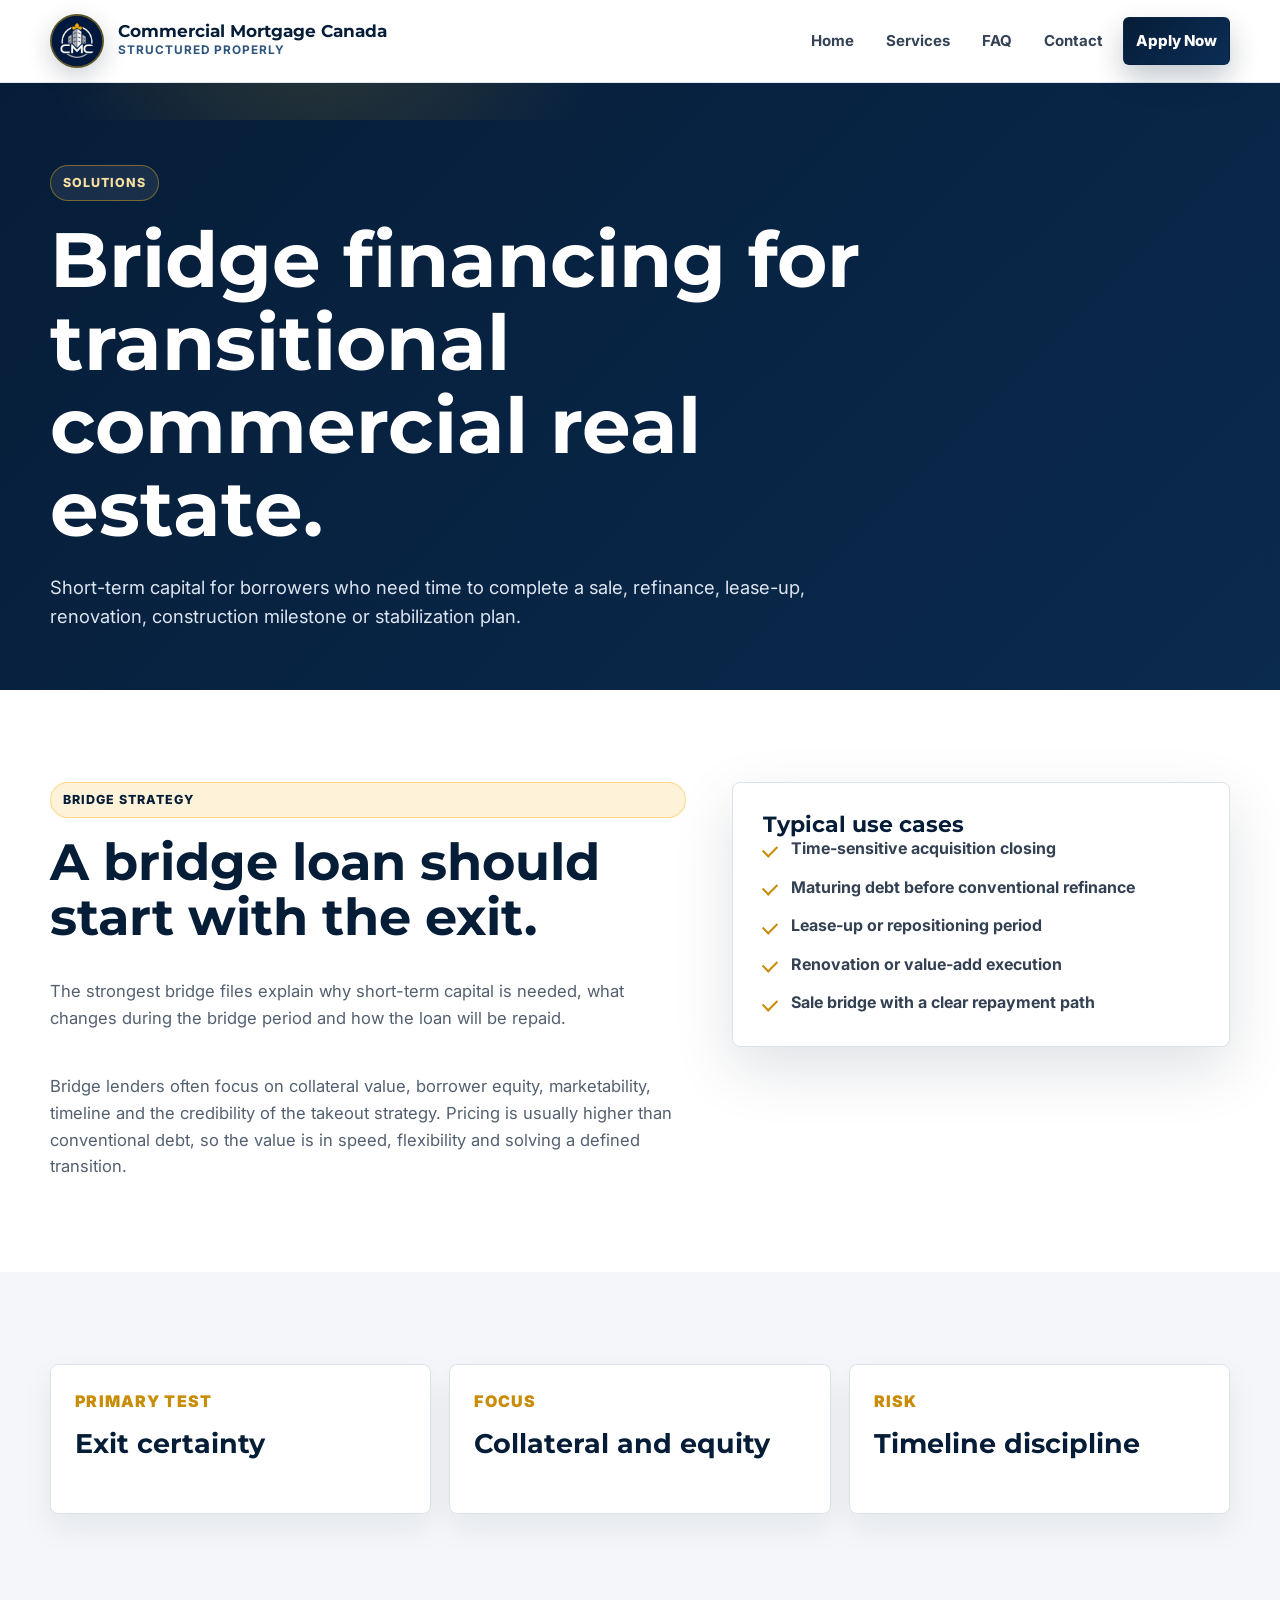
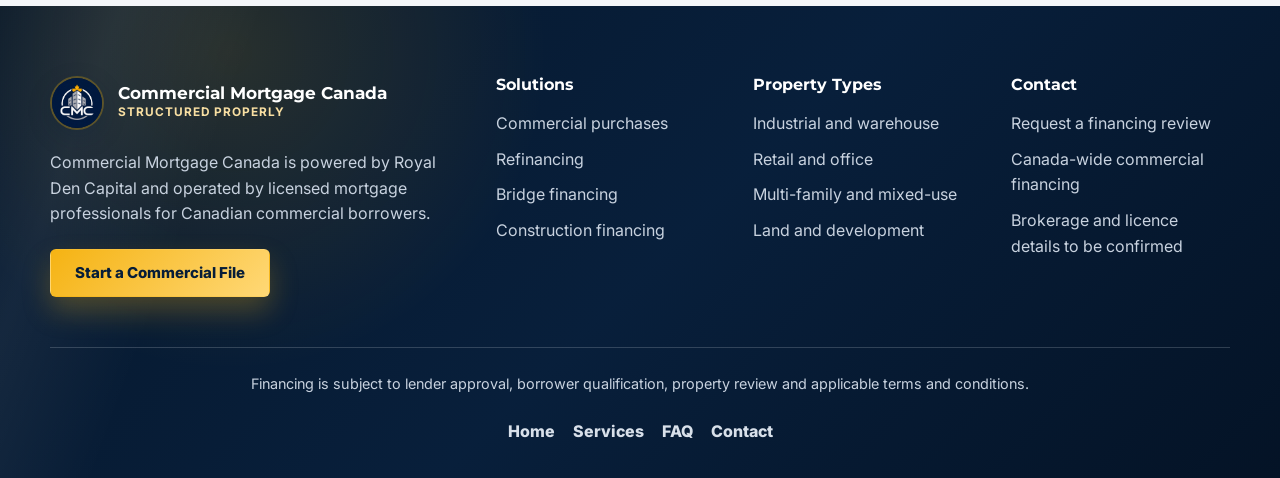
<file: bridge-financing.html>
<!DOCTYPE html>
<html lang="en">
<head>
  <meta charset="utf-8">
  <meta name="viewport" content="width=device-width, initial-scale=1">
  <title>Bridge Financing | Commercial Mortgage Canada</title>
  <meta name="description" content="Commercial bridge financing for acquisitions, maturities, lease-up, repositioning and short-term capital needs across Canada.">
  <link rel="preconnect" href="https://fonts.googleapis.com">
  <link rel="preconnect" href="https://fonts.gstatic.com" crossorigin>
  <link href="https://fonts.googleapis.com/css2?family=Inter:wght@400;500;600;700;800&amp;family=Montserrat:wght@600;700;800&amp;display=swap" rel="stylesheet">
  <link rel="stylesheet" href="styles.css">
</head>
<body>
  <header class="site-header"><nav class="nav" aria-label="Primary navigation"><a class="brand" href="index.html"><img class="brand-logo" src="assets/cmc-logo.jpeg" alt="" aria-hidden="true"><span class="logo-text"><strong>Commercial Mortgage Canada</strong><span>Structured properly</span></span></a><div class="nav-links"><a href="index.html">Home</a><a href="services.html">Services</a><a href="faq.html">FAQ</a><a href="contact.html">Contact</a><a class="button button-primary" href="index.html#application">Apply Now</a></div></nav></header>
  <main>
    <section class="page-hero"><div class="container"><span class="eyebrow">Solutions</span><h1>Bridge financing for transitional commercial real estate.</h1><p>Short-term capital for borrowers who need time to complete a sale, refinance, lease-up, renovation, construction milestone or stabilization plan.</p></div></section>
    <section class="section"><div class="container page-intro"><div class="content-copy"><div class="section-heading"><span class="eyebrow">Bridge strategy</span><h2>A bridge loan should start with the exit.</h2><p>The strongest bridge files explain why short-term capital is needed, what changes during the bridge period and how the loan will be repaid.</p></div><p>Bridge lenders often focus on collateral value, borrower equity, marketability, timeline and the credibility of the takeout strategy. Pricing is usually higher than conventional debt, so the value is in speed, flexibility and solving a defined transition.</p></div><aside class="page-card"><h2>Typical use cases</h2><ul class="check-list"><li>Time-sensitive acquisition closing</li><li>Maturing debt before conventional refinance</li><li>Lease-up or repositioning period</li><li>Renovation or value-add execution</li><li>Sale bridge with a clear repayment path</li></ul></aside></div></section>
    <section class="section section-muted"><div class="container stat-strip"><article class="stat-card"><span>Primary test</span><strong>Exit certainty</strong></article><article class="stat-card"><span>Focus</span><strong>Collateral and equity</strong></article><article class="stat-card"><span>Risk</span><strong>Timeline discipline</strong></article></div></section>
  </main>
  <footer class="site-footer"><div class="container"><div class="footer-main"><div class="footer-brand"><a class="brand footer-brand-link" href="index.html"><img class="brand-logo" src="assets/cmc-logo.jpeg" alt="" aria-hidden="true"><span class="logo-text"><strong>Commercial Mortgage Canada</strong><span>Structured properly</span></span></a><p>Commercial Mortgage Canada is powered by Royal Den Capital and operated by licensed mortgage professionals for Canadian commercial borrowers.</p><a class="button button-light footer-cta" href="index.html#application">Start a Commercial File</a></div><div class="footer-column"><h2>Solutions</h2><a href="commercial-purchases.html">Commercial purchases</a><a href="refinancing.html">Refinancing</a><a href="bridge-financing.html">Bridge financing</a><a href="construction-financing.html">Construction financing</a></div><div class="footer-column"><h2>Property Types</h2><a href="industrial-warehouse.html">Industrial and warehouse</a><a href="retail-office.html">Retail and office</a><a href="multifamily-mixed-use.html">Multi-family and mixed-use</a><a href="land-development.html">Land and development</a></div><div class="footer-column"><h2>Contact</h2><a href="contact.html">Request a financing review</a><span>Canada-wide commercial financing</span><span>Brokerage and licence details to be confirmed</span></div></div><div class="footer-bottom"><p>Financing is subject to lender approval, borrower qualification, property review and applicable terms and conditions.</p><div class="footer-links"><a href="index.html">Home</a><a href="services.html">Services</a><a href="faq.html">FAQ</a><a href="contact.html">Contact</a></div></div></div></footer>
  <script src="assets/site.js"></script>
</body>
</html>
</file>
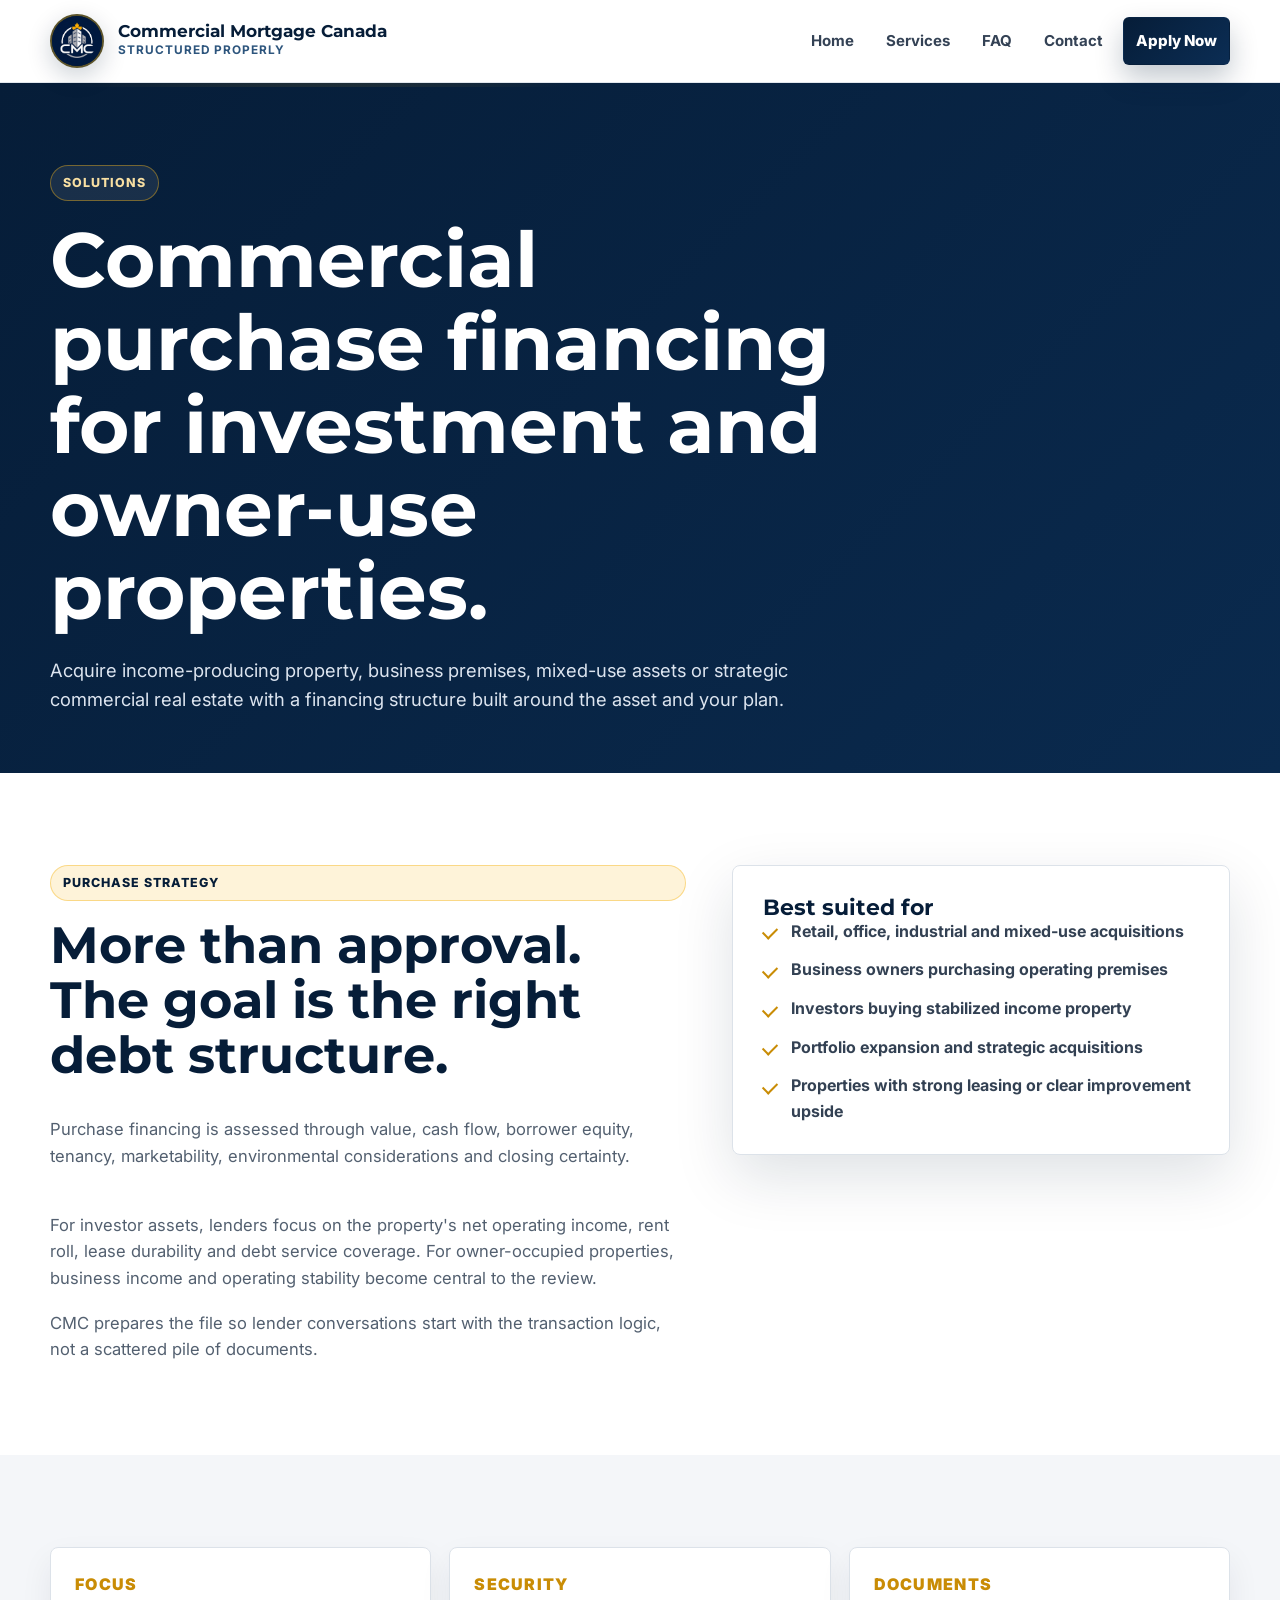
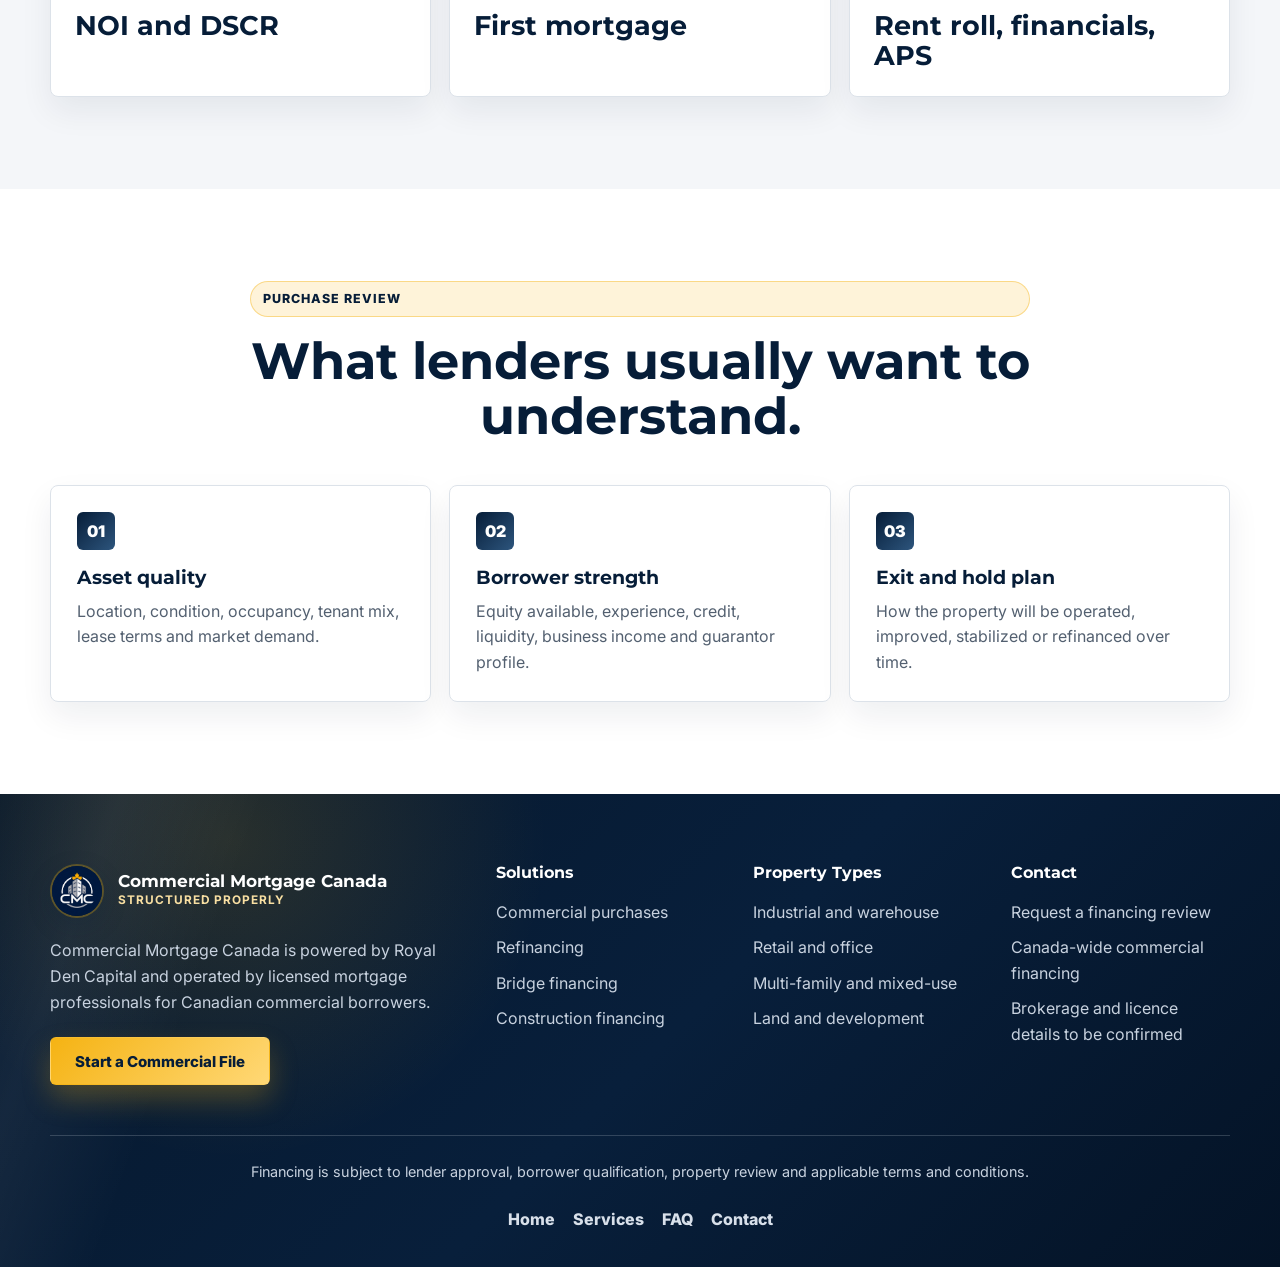
<file: commercial-purchases.html>
<!DOCTYPE html>
<html lang="en">
<head>
  <meta charset="utf-8">
  <meta name="viewport" content="width=device-width, initial-scale=1">
  <title>Commercial Purchases | Commercial Mortgage Canada</title>
  <meta name="description" content="Commercial property purchase financing for Canadian investors and business owners buying income-producing or owner-occupied real estate.">
  <link rel="preconnect" href="https://fonts.googleapis.com">
  <link rel="preconnect" href="https://fonts.gstatic.com" crossorigin>
  <link href="https://fonts.googleapis.com/css2?family=Inter:wght@400;500;600;700;800&amp;family=Montserrat:wght@600;700;800&amp;display=swap" rel="stylesheet">
  <link rel="stylesheet" href="styles.css">
</head>
<body>
  <header class="site-header">
    <nav class="nav" aria-label="Primary navigation">
      <a class="brand" href="index.html" aria-label="Commercial Mortgage Canada home"><img class="brand-logo" src="assets/cmc-logo.jpeg" alt="" aria-hidden="true"><span class="logo-text"><strong>Commercial Mortgage Canada</strong><span>Structured properly</span></span></a>
      <div class="nav-links"><a href="index.html">Home</a><a href="services.html">Services</a><a href="faq.html">FAQ</a><a href="contact.html">Contact</a><a class="button button-primary" href="index.html#application">Apply Now</a></div>
    </nav>
  </header>
  <main>
    <section class="page-hero"><div class="container"><span class="eyebrow">Solutions</span><h1>Commercial purchase financing for investment and owner-use properties.</h1><p>Acquire income-producing property, business premises, mixed-use assets or strategic commercial real estate with a financing structure built around the asset and your plan.</p></div></section>
    <section class="section"><div class="container page-intro"><div class="content-copy"><div class="section-heading"><span class="eyebrow">Purchase strategy</span><h2>More than approval. The goal is the right debt structure.</h2><p>Purchase financing is assessed through value, cash flow, borrower equity, tenancy, marketability, environmental considerations and closing certainty.</p></div><p>For investor assets, lenders focus on the property's net operating income, rent roll, lease durability and debt service coverage. For owner-occupied properties, business income and operating stability become central to the review.</p><p>CMC prepares the file so lender conversations start with the transaction logic, not a scattered pile of documents.</p></div><aside class="page-card"><h2>Best suited for</h2><ul class="check-list"><li>Retail, office, industrial and mixed-use acquisitions</li><li>Business owners purchasing operating premises</li><li>Investors buying stabilized income property</li><li>Portfolio expansion and strategic acquisitions</li><li>Properties with strong leasing or clear improvement upside</li></ul></aside></div></section>
    <section class="section section-muted"><div class="container stat-strip"><article class="stat-card"><span>Focus</span><strong>NOI and DSCR</strong></article><article class="stat-card"><span>Security</span><strong>First mortgage</strong></article><article class="stat-card"><span>Documents</span><strong>Rent roll, financials, APS</strong></article></div></section>
    <section class="section"><div class="container"><div class="section-heading center"><span class="eyebrow">Purchase review</span><h2>What lenders usually want to understand.</h2></div><div class="services-grid"><article class="service-card"><span>01</span><h3>Asset quality</h3><p>Location, condition, occupancy, tenant mix, lease terms and market demand.</p></article><article class="service-card"><span>02</span><h3>Borrower strength</h3><p>Equity available, experience, credit, liquidity, business income and guarantor profile.</p></article><article class="service-card"><span>03</span><h3>Exit and hold plan</h3><p>How the property will be operated, improved, stabilized or refinanced over time.</p></article></div></div></section>
  </main>
  <footer class="site-footer"><div class="container"><div class="footer-main"><div class="footer-brand"><a class="brand footer-brand-link" href="index.html"><img class="brand-logo" src="assets/cmc-logo.jpeg" alt="" aria-hidden="true"><span class="logo-text"><strong>Commercial Mortgage Canada</strong><span>Structured properly</span></span></a><p>Commercial Mortgage Canada is powered by Royal Den Capital and operated by licensed mortgage professionals for Canadian commercial borrowers.</p><a class="button button-light footer-cta" href="index.html#application">Start a Commercial File</a></div><div class="footer-column"><h2>Solutions</h2><a href="commercial-purchases.html">Commercial purchases</a><a href="refinancing.html">Refinancing</a><a href="bridge-financing.html">Bridge financing</a><a href="construction-financing.html">Construction financing</a></div><div class="footer-column"><h2>Property Types</h2><a href="industrial-warehouse.html">Industrial and warehouse</a><a href="retail-office.html">Retail and office</a><a href="multifamily-mixed-use.html">Multi-family and mixed-use</a><a href="land-development.html">Land and development</a></div><div class="footer-column"><h2>Contact</h2><a href="contact.html">Request a financing review</a><span>Canada-wide commercial financing</span><span>Brokerage and licence details to be confirmed</span></div></div><div class="footer-bottom"><p>Financing is subject to lender approval, borrower qualification, property review and applicable terms and conditions.</p><div class="footer-links"><a href="index.html">Home</a><a href="services.html">Services</a><a href="faq.html">FAQ</a><a href="contact.html">Contact</a></div></div></div></footer>
  <script src="assets/site.js"></script>
</body>
</html>
</file>
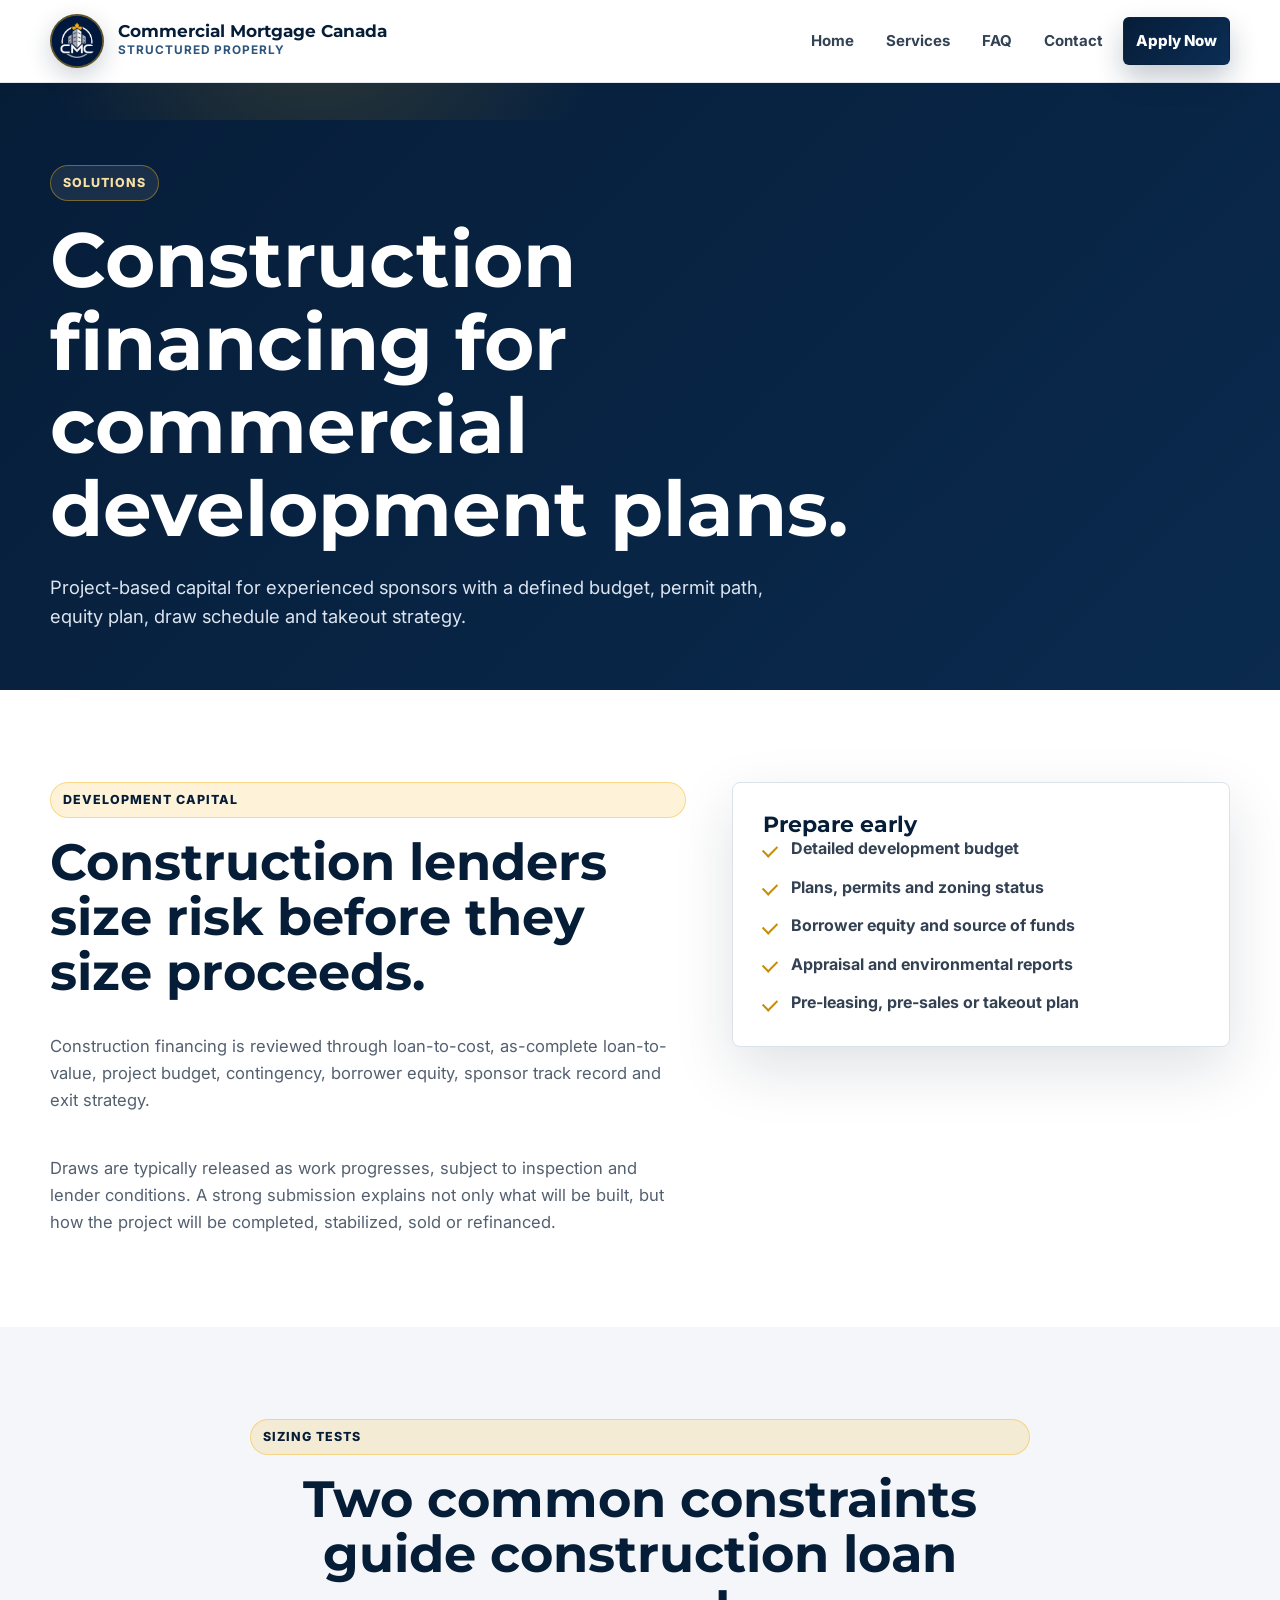
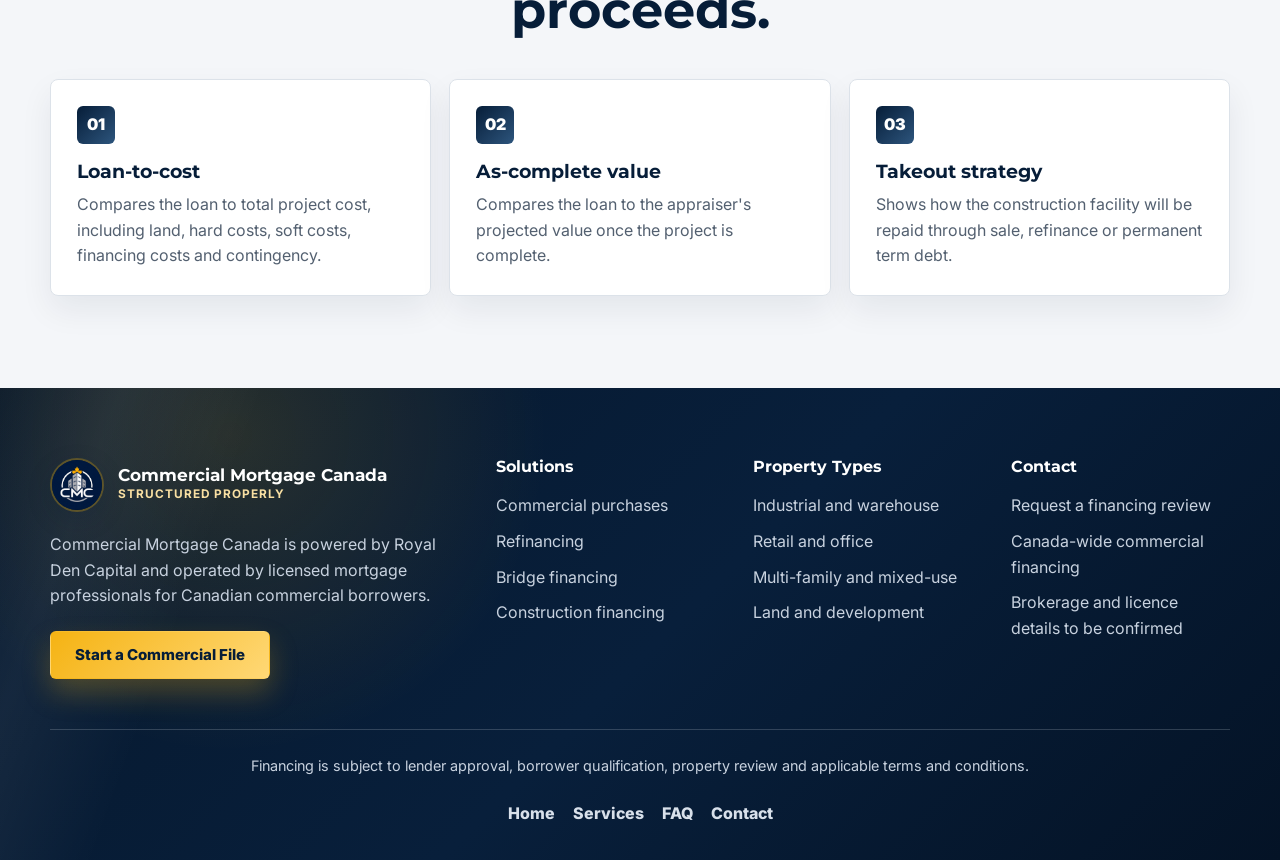
<file: construction-financing.html>
<!DOCTYPE html>
<html lang="en">
<head>
  <meta charset="utf-8">
  <meta name="viewport" content="width=device-width, initial-scale=1">
  <title>Construction Financing | Commercial Mortgage Canada</title>
  <meta name="description" content="Commercial construction and development financing for experienced Canadian sponsors, builders and property developers.">
  <link rel="preconnect" href="https://fonts.googleapis.com">
  <link rel="preconnect" href="https://fonts.gstatic.com" crossorigin>
  <link href="https://fonts.googleapis.com/css2?family=Inter:wght@400;500;600;700;800&amp;family=Montserrat:wght@600;700;800&amp;display=swap" rel="stylesheet">
  <link rel="stylesheet" href="styles.css">
</head>
<body>
  <header class="site-header"><nav class="nav" aria-label="Primary navigation"><a class="brand" href="index.html"><img class="brand-logo" src="assets/cmc-logo.jpeg" alt="" aria-hidden="true"><span class="logo-text"><strong>Commercial Mortgage Canada</strong><span>Structured properly</span></span></a><div class="nav-links"><a href="index.html">Home</a><a href="services.html">Services</a><a href="faq.html">FAQ</a><a href="contact.html">Contact</a><a class="button button-primary" href="index.html#application">Apply Now</a></div></nav></header>
  <main>
    <section class="page-hero"><div class="container"><span class="eyebrow">Solutions</span><h1>Construction financing for commercial development plans.</h1><p>Project-based capital for experienced sponsors with a defined budget, permit path, equity plan, draw schedule and takeout strategy.</p></div></section>
    <section class="section"><div class="container page-intro"><div class="content-copy"><div class="section-heading"><span class="eyebrow">Development capital</span><h2>Construction lenders size risk before they size proceeds.</h2><p>Construction financing is reviewed through loan-to-cost, as-complete loan-to-value, project budget, contingency, borrower equity, sponsor track record and exit strategy.</p></div><p>Draws are typically released as work progresses, subject to inspection and lender conditions. A strong submission explains not only what will be built, but how the project will be completed, stabilized, sold or refinanced.</p></div><aside class="page-card"><h2>Prepare early</h2><ul class="check-list"><li>Detailed development budget</li><li>Plans, permits and zoning status</li><li>Borrower equity and source of funds</li><li>Appraisal and environmental reports</li><li>Pre-leasing, pre-sales or takeout plan</li></ul></aside></div></section>
    <section class="section section-muted"><div class="container"><div class="section-heading center"><span class="eyebrow">Sizing tests</span><h2>Two common constraints guide construction loan proceeds.</h2></div><div class="services-grid"><article class="service-card"><span>01</span><h3>Loan-to-cost</h3><p>Compares the loan to total project cost, including land, hard costs, soft costs, financing costs and contingency.</p></article><article class="service-card"><span>02</span><h3>As-complete value</h3><p>Compares the loan to the appraiser's projected value once the project is complete.</p></article><article class="service-card"><span>03</span><h3>Takeout strategy</h3><p>Shows how the construction facility will be repaid through sale, refinance or permanent term debt.</p></article></div></div></section>
  </main>
  <footer class="site-footer"><div class="container"><div class="footer-main"><div class="footer-brand"><a class="brand footer-brand-link" href="index.html"><img class="brand-logo" src="assets/cmc-logo.jpeg" alt="" aria-hidden="true"><span class="logo-text"><strong>Commercial Mortgage Canada</strong><span>Structured properly</span></span></a><p>Commercial Mortgage Canada is powered by Royal Den Capital and operated by licensed mortgage professionals for Canadian commercial borrowers.</p><a class="button button-light footer-cta" href="index.html#application">Start a Commercial File</a></div><div class="footer-column"><h2>Solutions</h2><a href="commercial-purchases.html">Commercial purchases</a><a href="refinancing.html">Refinancing</a><a href="bridge-financing.html">Bridge financing</a><a href="construction-financing.html">Construction financing</a></div><div class="footer-column"><h2>Property Types</h2><a href="industrial-warehouse.html">Industrial and warehouse</a><a href="retail-office.html">Retail and office</a><a href="multifamily-mixed-use.html">Multi-family and mixed-use</a><a href="land-development.html">Land and development</a></div><div class="footer-column"><h2>Contact</h2><a href="contact.html">Request a financing review</a><span>Canada-wide commercial financing</span><span>Brokerage and licence details to be confirmed</span></div></div><div class="footer-bottom"><p>Financing is subject to lender approval, borrower qualification, property review and applicable terms and conditions.</p><div class="footer-links"><a href="index.html">Home</a><a href="services.html">Services</a><a href="faq.html">FAQ</a><a href="contact.html">Contact</a></div></div></div></footer>
  <script src="assets/site.js"></script>
</body>
</html>
</file>
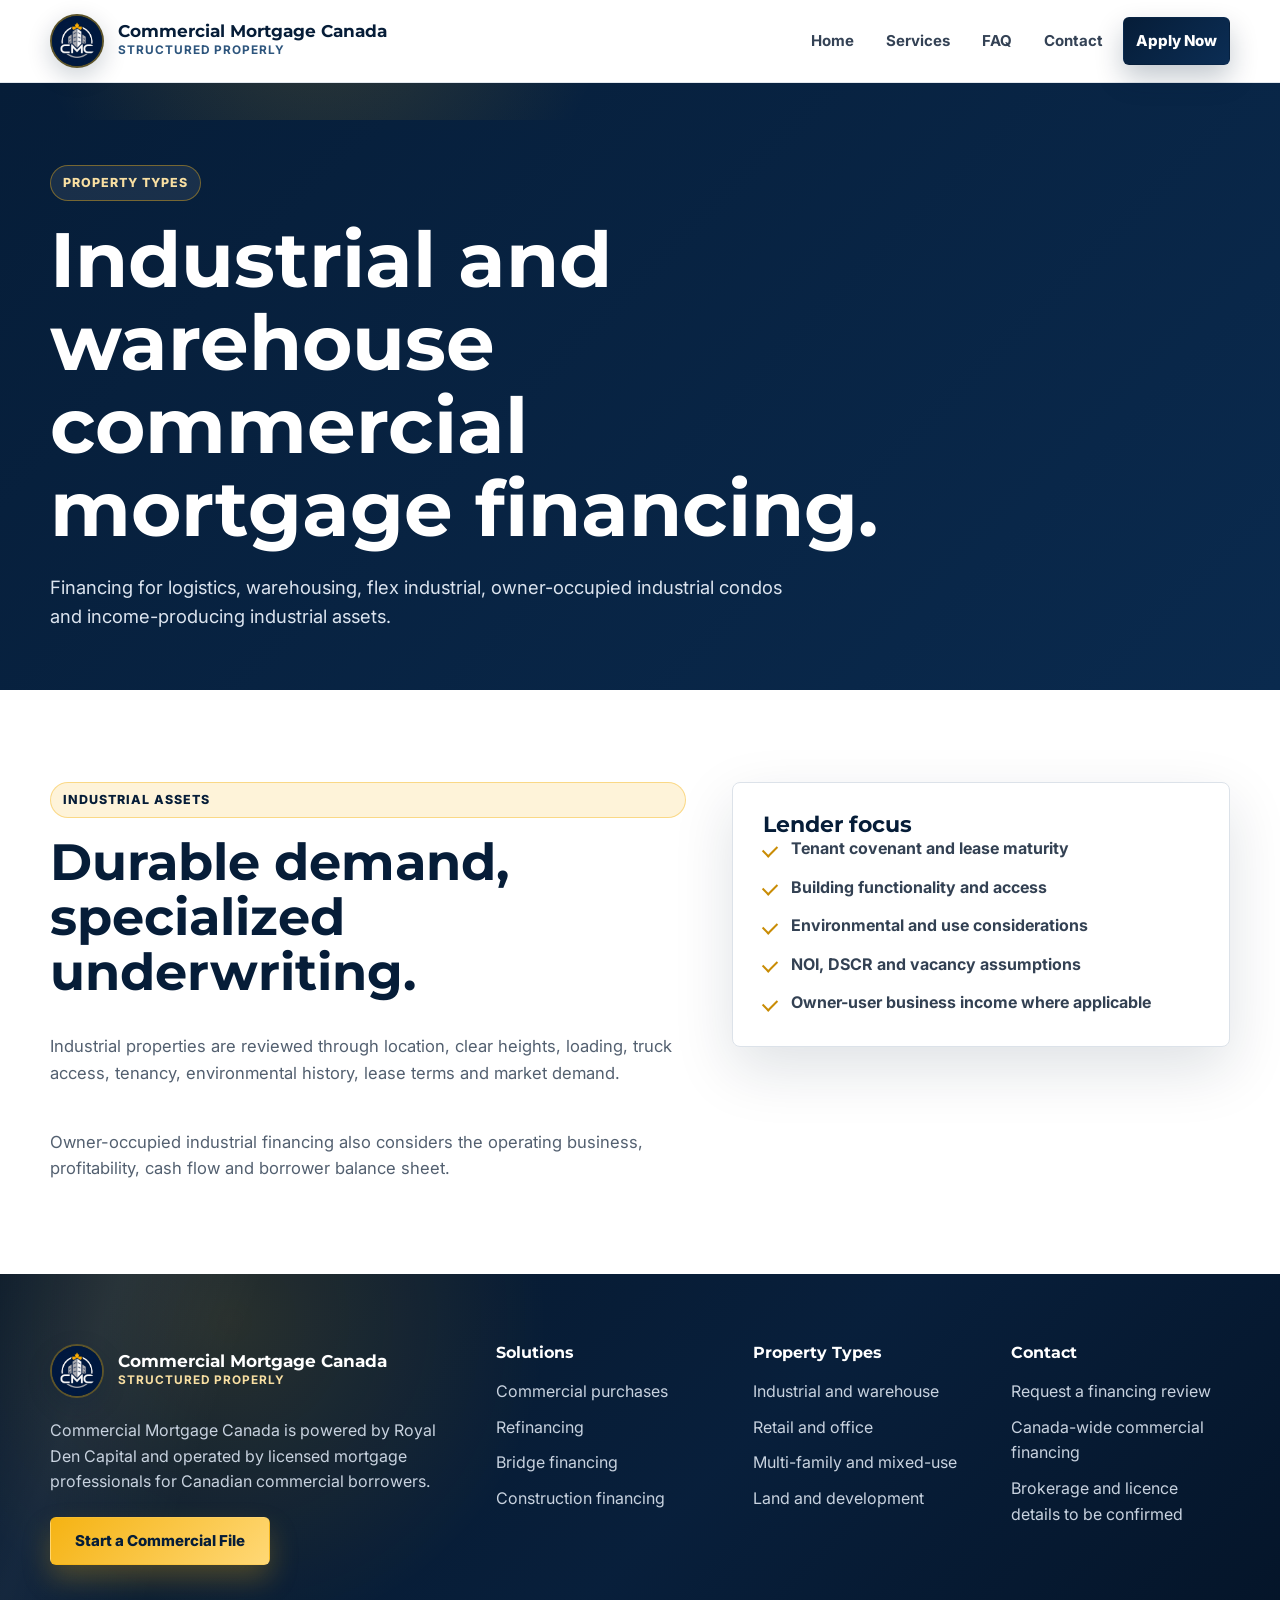
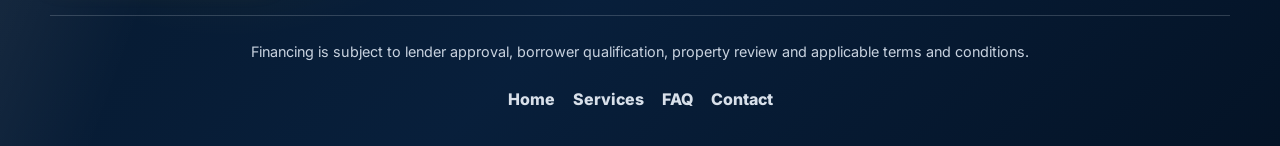
<file: industrial-warehouse.html>
<!DOCTYPE html>
<html lang="en">
<head><meta charset="utf-8"><meta name="viewport" content="width=device-width, initial-scale=1"><title>Industrial and Warehouse Financing | Commercial Mortgage Canada</title><meta name="description" content="Commercial mortgage financing for industrial, warehouse, logistics and flex commercial properties in Canada."><link rel="preconnect" href="https://fonts.googleapis.com"><link rel="preconnect" href="https://fonts.gstatic.com" crossorigin><link href="https://fonts.googleapis.com/css2?family=Inter:wght@400;500;600;700;800&amp;family=Montserrat:wght@600;700;800&amp;display=swap" rel="stylesheet"><link rel="stylesheet" href="styles.css"></head>
<body>
  <header class="site-header"><nav class="nav"><a class="brand" href="index.html"><img class="brand-logo" src="assets/cmc-logo.jpeg" alt="" aria-hidden="true"><span class="logo-text"><strong>Commercial Mortgage Canada</strong><span>Structured properly</span></span></a><div class="nav-links"><a href="index.html">Home</a><a href="services.html">Services</a><a href="faq.html">FAQ</a><a href="contact.html">Contact</a><a class="button button-primary" href="index.html#application">Apply Now</a></div></nav></header>
  <main>
    <section class="page-hero"><div class="container"><span class="eyebrow">Property types</span><h1>Industrial and warehouse commercial mortgage financing.</h1><p>Financing for logistics, warehousing, flex industrial, owner-occupied industrial condos and income-producing industrial assets.</p></div></section>
    <section class="section"><div class="container page-intro"><div class="content-copy"><div class="section-heading"><span class="eyebrow">Industrial assets</span><h2>Durable demand, specialized underwriting.</h2><p>Industrial properties are reviewed through location, clear heights, loading, truck access, tenancy, environmental history, lease terms and market demand.</p></div><p>Owner-occupied industrial financing also considers the operating business, profitability, cash flow and borrower balance sheet.</p></div><aside class="page-card"><h2>Lender focus</h2><ul class="check-list"><li>Tenant covenant and lease maturity</li><li>Building functionality and access</li><li>Environmental and use considerations</li><li>NOI, DSCR and vacancy assumptions</li><li>Owner-user business income where applicable</li></ul></aside></div></section>
  </main>
  <footer class="site-footer"><div class="container"><div class="footer-main"><div class="footer-brand"><a class="brand footer-brand-link" href="index.html"><img class="brand-logo" src="assets/cmc-logo.jpeg" alt="" aria-hidden="true"><span class="logo-text"><strong>Commercial Mortgage Canada</strong><span>Structured properly</span></span></a><p>Commercial Mortgage Canada is powered by Royal Den Capital and operated by licensed mortgage professionals for Canadian commercial borrowers.</p><a class="button button-light footer-cta" href="index.html#application">Start a Commercial File</a></div><div class="footer-column"><h2>Solutions</h2><a href="commercial-purchases.html">Commercial purchases</a><a href="refinancing.html">Refinancing</a><a href="bridge-financing.html">Bridge financing</a><a href="construction-financing.html">Construction financing</a></div><div class="footer-column"><h2>Property Types</h2><a href="industrial-warehouse.html">Industrial and warehouse</a><a href="retail-office.html">Retail and office</a><a href="multifamily-mixed-use.html">Multi-family and mixed-use</a><a href="land-development.html">Land and development</a></div><div class="footer-column"><h2>Contact</h2><a href="contact.html">Request a financing review</a><span>Canada-wide commercial financing</span><span>Brokerage and licence details to be confirmed</span></div></div><div class="footer-bottom"><p>Financing is subject to lender approval, borrower qualification, property review and applicable terms and conditions.</p><div class="footer-links"><a href="index.html">Home</a><a href="services.html">Services</a><a href="faq.html">FAQ</a><a href="contact.html">Contact</a></div></div></div></footer><script src="assets/site.js"></script>
</body></html>
</file>
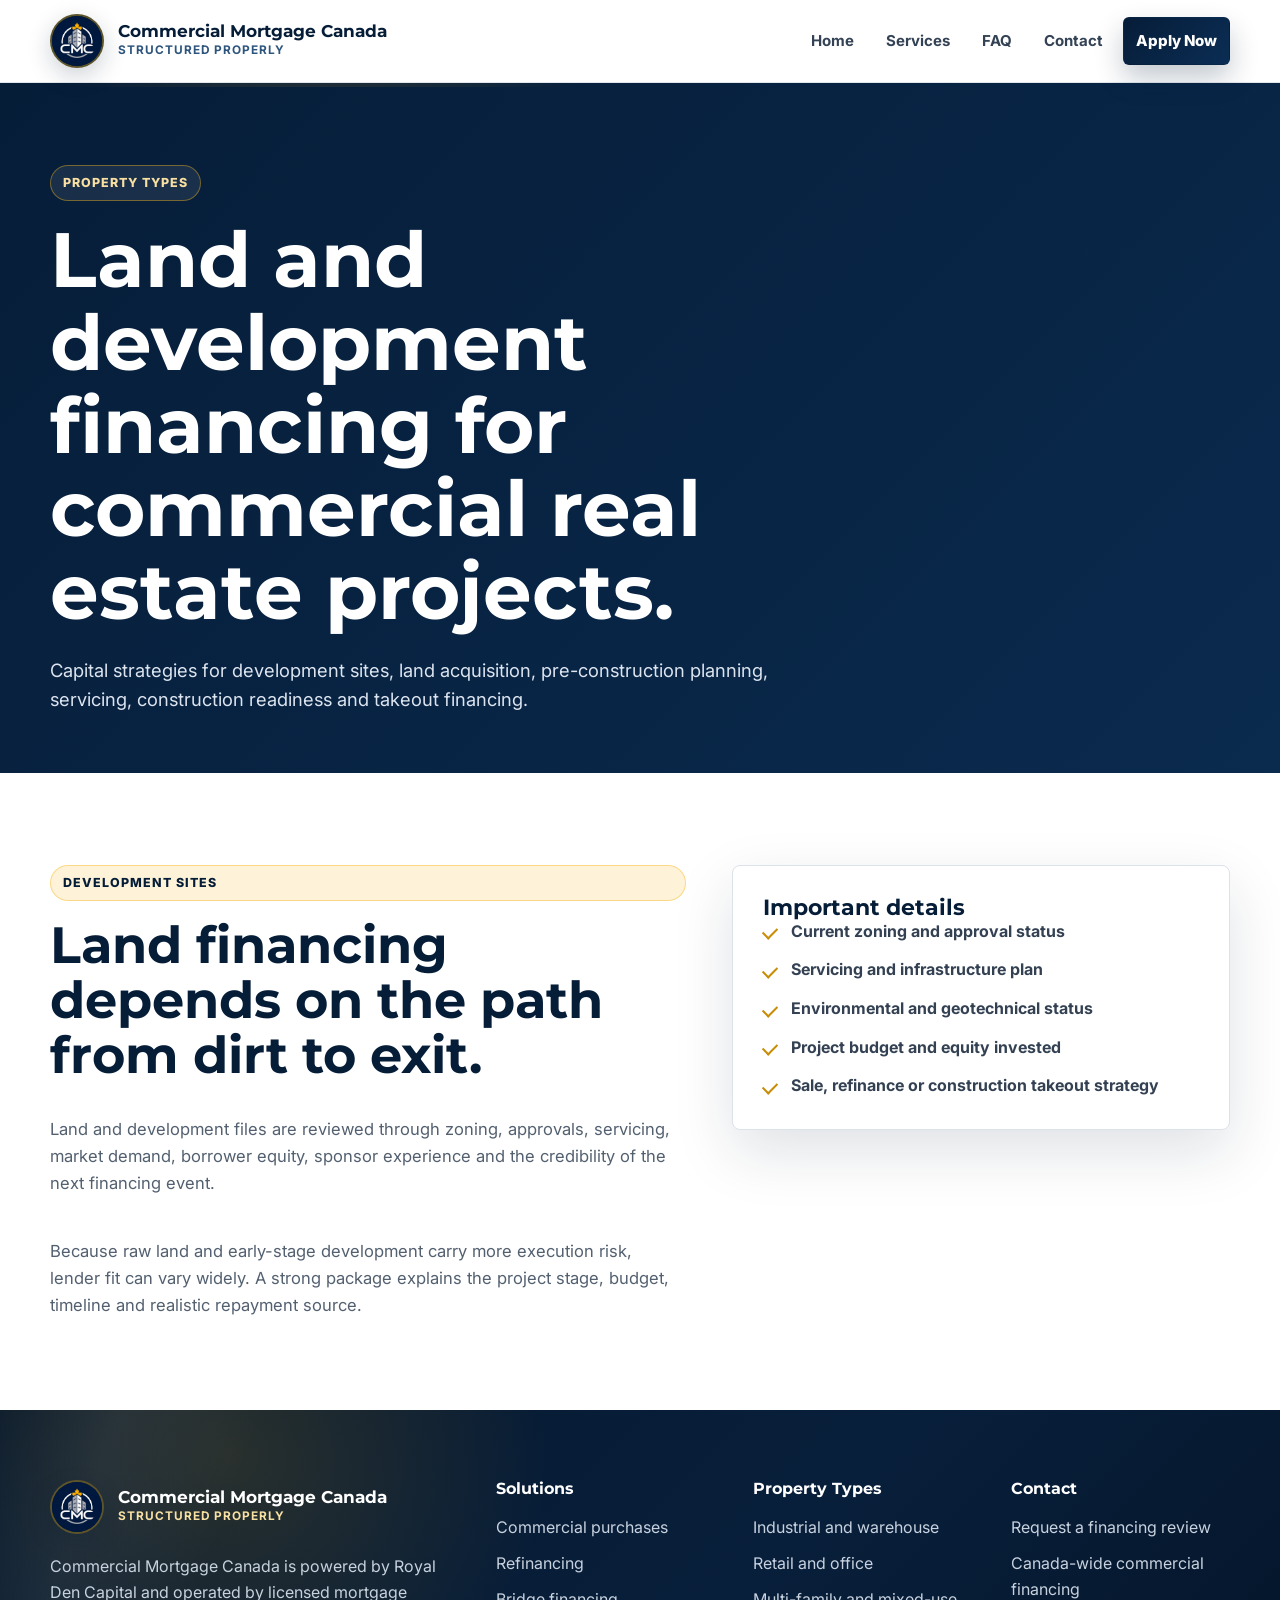
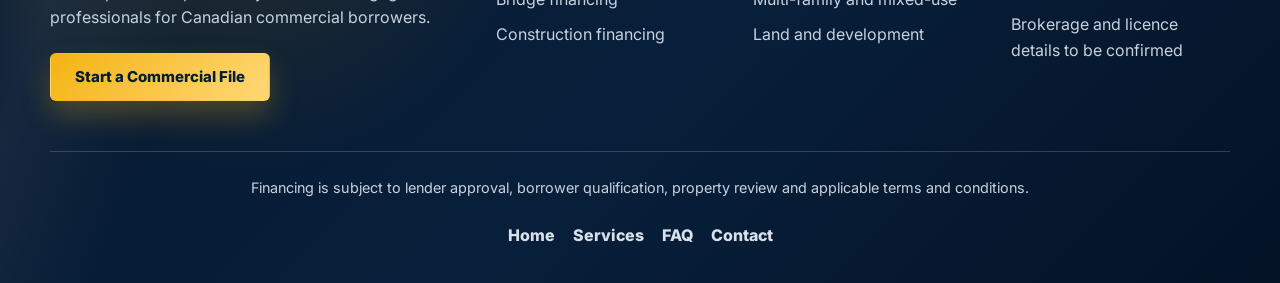
<file: land-development.html>
<!DOCTYPE html>
<html lang="en">
<head><meta charset="utf-8"><meta name="viewport" content="width=device-width, initial-scale=1"><title>Land and Development Financing | Commercial Mortgage Canada</title><meta name="description" content="Commercial mortgage and development financing for land, rezoning, servicing, construction planning and takeout strategies in Canada."><link rel="preconnect" href="https://fonts.googleapis.com"><link rel="preconnect" href="https://fonts.gstatic.com" crossorigin><link href="https://fonts.googleapis.com/css2?family=Inter:wght@400;500;600;700;800&amp;family=Montserrat:wght@600;700;800&amp;display=swap" rel="stylesheet"><link rel="stylesheet" href="styles.css"></head>
<body>
  <header class="site-header"><nav class="nav"><a class="brand" href="index.html"><img class="brand-logo" src="assets/cmc-logo.jpeg" alt="" aria-hidden="true"><span class="logo-text"><strong>Commercial Mortgage Canada</strong><span>Structured properly</span></span></a><div class="nav-links"><a href="index.html">Home</a><a href="services.html">Services</a><a href="faq.html">FAQ</a><a href="contact.html">Contact</a><a class="button button-primary" href="index.html#application">Apply Now</a></div></nav></header>
  <main>
    <section class="page-hero"><div class="container"><span class="eyebrow">Property types</span><h1>Land and development financing for commercial real estate projects.</h1><p>Capital strategies for development sites, land acquisition, pre-construction planning, servicing, construction readiness and takeout financing.</p></div></section>
    <section class="section"><div class="container page-intro"><div class="content-copy"><div class="section-heading"><span class="eyebrow">Development sites</span><h2>Land financing depends on the path from dirt to exit.</h2><p>Land and development files are reviewed through zoning, approvals, servicing, market demand, borrower equity, sponsor experience and the credibility of the next financing event.</p></div><p>Because raw land and early-stage development carry more execution risk, lender fit can vary widely. A strong package explains the project stage, budget, timeline and realistic repayment source.</p></div><aside class="page-card"><h2>Important details</h2><ul class="check-list"><li>Current zoning and approval status</li><li>Servicing and infrastructure plan</li><li>Environmental and geotechnical status</li><li>Project budget and equity invested</li><li>Sale, refinance or construction takeout strategy</li></ul></aside></div></section>
  </main>
  <footer class="site-footer"><div class="container"><div class="footer-main"><div class="footer-brand"><a class="brand footer-brand-link" href="index.html"><img class="brand-logo" src="assets/cmc-logo.jpeg" alt="" aria-hidden="true"><span class="logo-text"><strong>Commercial Mortgage Canada</strong><span>Structured properly</span></span></a><p>Commercial Mortgage Canada is powered by Royal Den Capital and operated by licensed mortgage professionals for Canadian commercial borrowers.</p><a class="button button-light footer-cta" href="index.html#application">Start a Commercial File</a></div><div class="footer-column"><h2>Solutions</h2><a href="commercial-purchases.html">Commercial purchases</a><a href="refinancing.html">Refinancing</a><a href="bridge-financing.html">Bridge financing</a><a href="construction-financing.html">Construction financing</a></div><div class="footer-column"><h2>Property Types</h2><a href="industrial-warehouse.html">Industrial and warehouse</a><a href="retail-office.html">Retail and office</a><a href="multifamily-mixed-use.html">Multi-family and mixed-use</a><a href="land-development.html">Land and development</a></div><div class="footer-column"><h2>Contact</h2><a href="contact.html">Request a financing review</a><span>Canada-wide commercial financing</span><span>Brokerage and licence details to be confirmed</span></div></div><div class="footer-bottom"><p>Financing is subject to lender approval, borrower qualification, property review and applicable terms and conditions.</p><div class="footer-links"><a href="index.html">Home</a><a href="services.html">Services</a><a href="faq.html">FAQ</a><a href="contact.html">Contact</a></div></div></div></footer><script src="assets/site.js"></script>
</body></html>
</file>
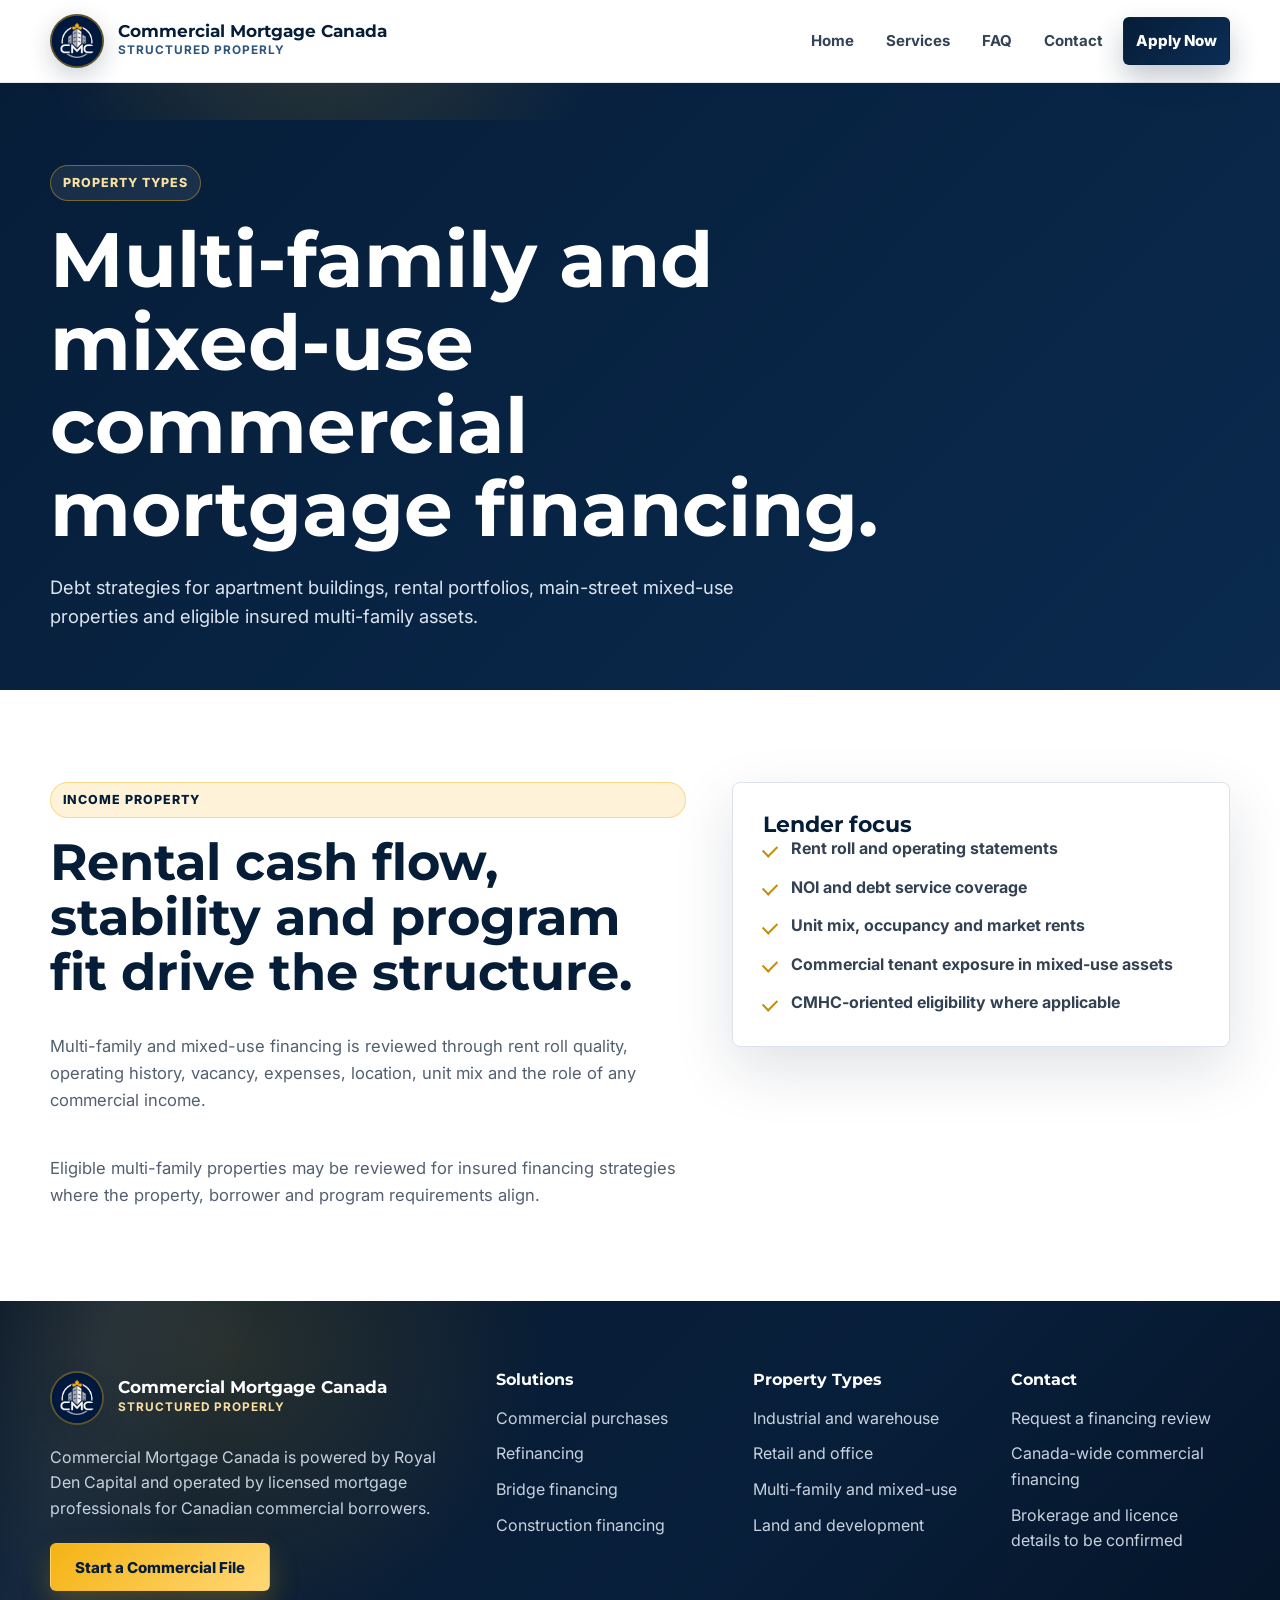
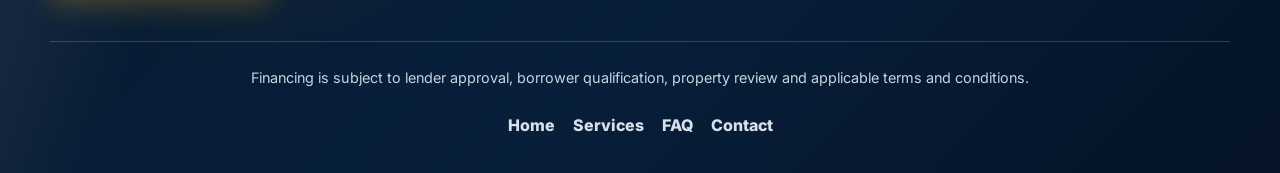
<file: multifamily-mixed-use.html>
<!DOCTYPE html>
<html lang="en">
<head><meta charset="utf-8"><meta name="viewport" content="width=device-width, initial-scale=1"><title>Multi-Family and Mixed-Use Financing | Commercial Mortgage Canada</title><meta name="description" content="Commercial mortgage financing for apartment buildings, mixed-use properties and eligible insured multi-family assets in Canada."><link rel="preconnect" href="https://fonts.googleapis.com"><link rel="preconnect" href="https://fonts.gstatic.com" crossorigin><link href="https://fonts.googleapis.com/css2?family=Inter:wght@400;500;600;700;800&amp;family=Montserrat:wght@600;700;800&amp;display=swap" rel="stylesheet"><link rel="stylesheet" href="styles.css"></head>
<body>
  <header class="site-header"><nav class="nav"><a class="brand" href="index.html"><img class="brand-logo" src="assets/cmc-logo.jpeg" alt="" aria-hidden="true"><span class="logo-text"><strong>Commercial Mortgage Canada</strong><span>Structured properly</span></span></a><div class="nav-links"><a href="index.html">Home</a><a href="services.html">Services</a><a href="faq.html">FAQ</a><a href="contact.html">Contact</a><a class="button button-primary" href="index.html#application">Apply Now</a></div></nav></header>
  <main>
    <section class="page-hero"><div class="container"><span class="eyebrow">Property types</span><h1>Multi-family and mixed-use commercial mortgage financing.</h1><p>Debt strategies for apartment buildings, rental portfolios, main-street mixed-use properties and eligible insured multi-family assets.</p></div></section>
    <section class="section"><div class="container page-intro"><div class="content-copy"><div class="section-heading"><span class="eyebrow">Income property</span><h2>Rental cash flow, stability and program fit drive the structure.</h2><p>Multi-family and mixed-use financing is reviewed through rent roll quality, operating history, vacancy, expenses, location, unit mix and the role of any commercial income.</p></div><p>Eligible multi-family properties may be reviewed for insured financing strategies where the property, borrower and program requirements align.</p></div><aside class="page-card"><h2>Lender focus</h2><ul class="check-list"><li>Rent roll and operating statements</li><li>NOI and debt service coverage</li><li>Unit mix, occupancy and market rents</li><li>Commercial tenant exposure in mixed-use assets</li><li>CMHC-oriented eligibility where applicable</li></ul></aside></div></section>
  </main>
  <footer class="site-footer"><div class="container"><div class="footer-main"><div class="footer-brand"><a class="brand footer-brand-link" href="index.html"><img class="brand-logo" src="assets/cmc-logo.jpeg" alt="" aria-hidden="true"><span class="logo-text"><strong>Commercial Mortgage Canada</strong><span>Structured properly</span></span></a><p>Commercial Mortgage Canada is powered by Royal Den Capital and operated by licensed mortgage professionals for Canadian commercial borrowers.</p><a class="button button-light footer-cta" href="index.html#application">Start a Commercial File</a></div><div class="footer-column"><h2>Solutions</h2><a href="commercial-purchases.html">Commercial purchases</a><a href="refinancing.html">Refinancing</a><a href="bridge-financing.html">Bridge financing</a><a href="construction-financing.html">Construction financing</a></div><div class="footer-column"><h2>Property Types</h2><a href="industrial-warehouse.html">Industrial and warehouse</a><a href="retail-office.html">Retail and office</a><a href="multifamily-mixed-use.html">Multi-family and mixed-use</a><a href="land-development.html">Land and development</a></div><div class="footer-column"><h2>Contact</h2><a href="contact.html">Request a financing review</a><span>Canada-wide commercial financing</span><span>Brokerage and licence details to be confirmed</span></div></div><div class="footer-bottom"><p>Financing is subject to lender approval, borrower qualification, property review and applicable terms and conditions.</p><div class="footer-links"><a href="index.html">Home</a><a href="services.html">Services</a><a href="faq.html">FAQ</a><a href="contact.html">Contact</a></div></div></div></footer><script src="assets/site.js"></script>
</body></html>
</file>
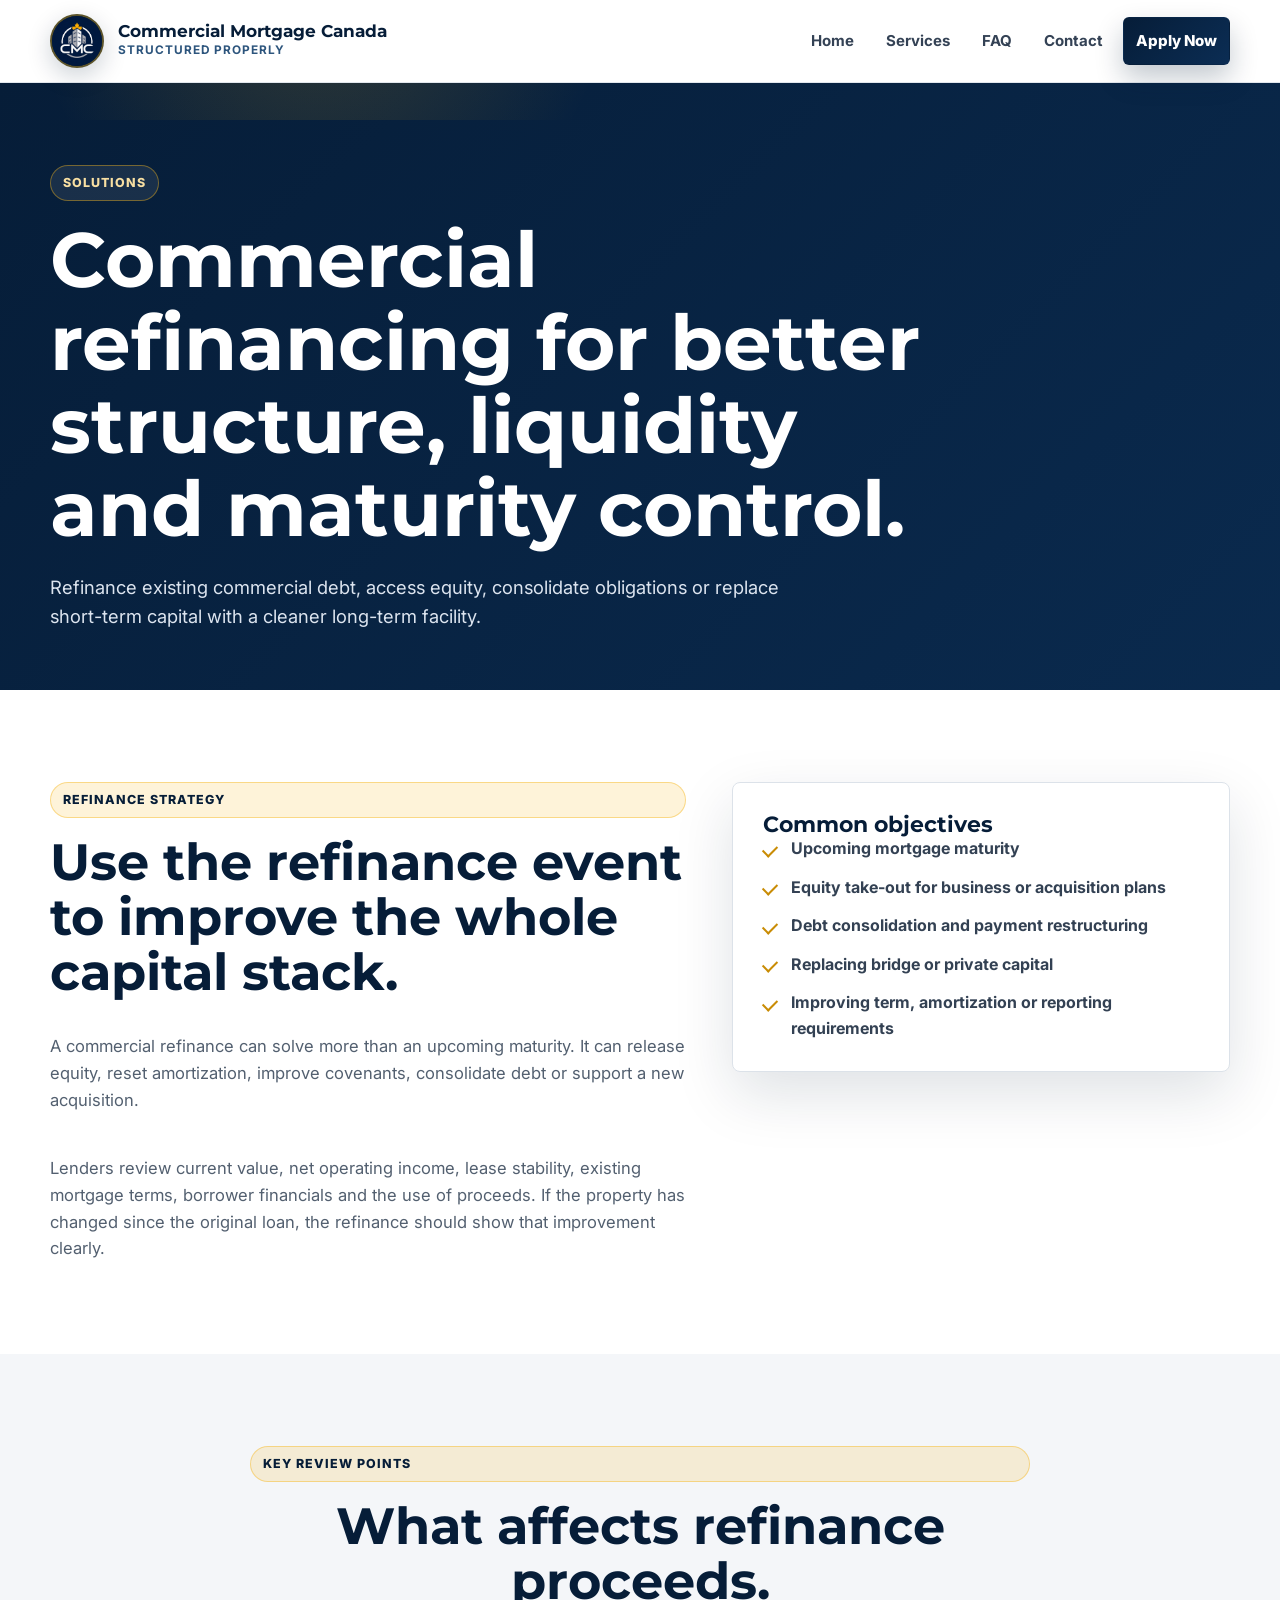
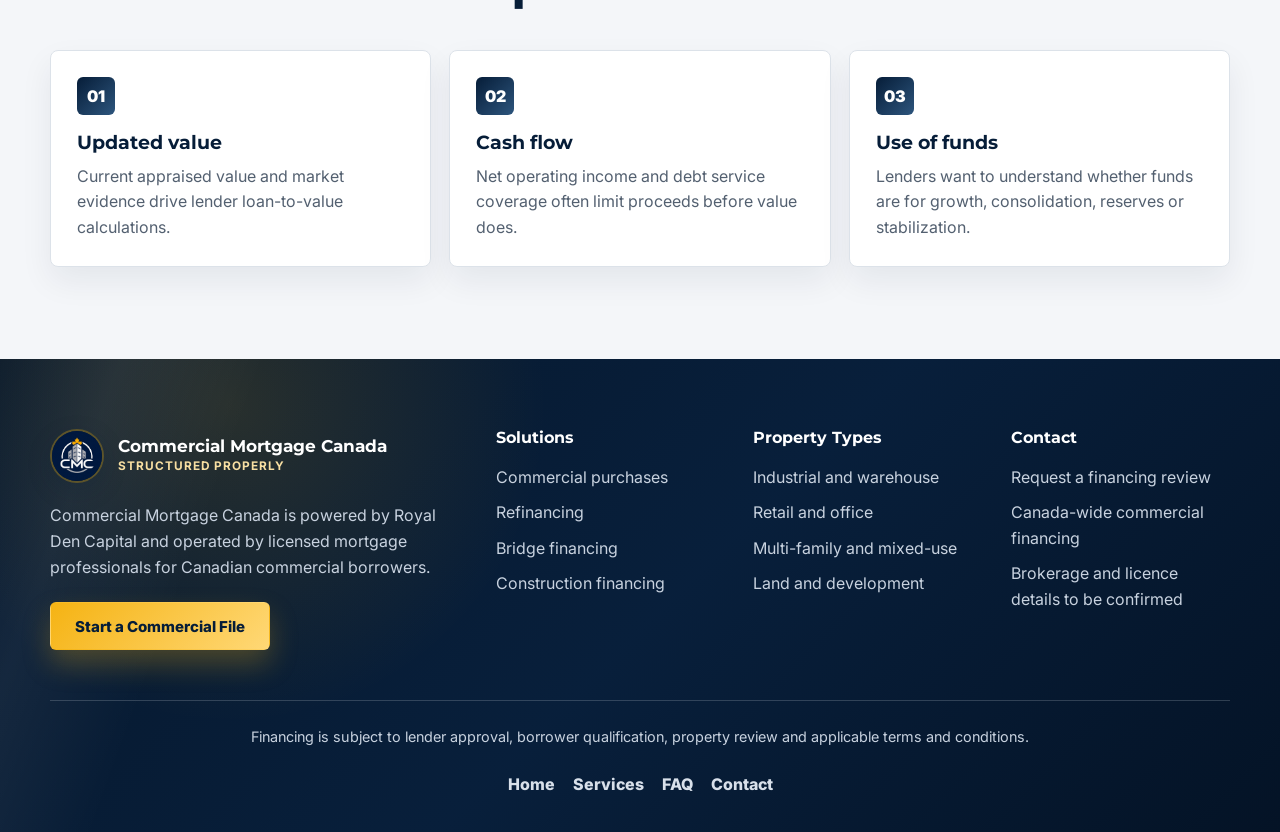
<file: refinancing.html>
<!DOCTYPE html>
<html lang="en">
<head>
  <meta charset="utf-8">
  <meta name="viewport" content="width=device-width, initial-scale=1">
  <title>Commercial Refinancing | Commercial Mortgage Canada</title>
  <meta name="description" content="Commercial mortgage refinancing, maturity management, equity take-outs and debt restructuring for Canadian commercial properties.">
  <link rel="preconnect" href="https://fonts.googleapis.com">
  <link rel="preconnect" href="https://fonts.gstatic.com" crossorigin>
  <link href="https://fonts.googleapis.com/css2?family=Inter:wght@400;500;600;700;800&amp;family=Montserrat:wght@600;700;800&amp;display=swap" rel="stylesheet">
  <link rel="stylesheet" href="styles.css">
</head>
<body>
  <header class="site-header"><nav class="nav" aria-label="Primary navigation"><a class="brand" href="index.html"><img class="brand-logo" src="assets/cmc-logo.jpeg" alt="" aria-hidden="true"><span class="logo-text"><strong>Commercial Mortgage Canada</strong><span>Structured properly</span></span></a><div class="nav-links"><a href="index.html">Home</a><a href="services.html">Services</a><a href="faq.html">FAQ</a><a href="contact.html">Contact</a><a class="button button-primary" href="index.html#application">Apply Now</a></div></nav></header>
  <main>
    <section class="page-hero"><div class="container"><span class="eyebrow">Solutions</span><h1>Commercial refinancing for better structure, liquidity and maturity control.</h1><p>Refinance existing commercial debt, access equity, consolidate obligations or replace short-term capital with a cleaner long-term facility.</p></div></section>
    <section class="section"><div class="container page-intro"><div class="content-copy"><div class="section-heading"><span class="eyebrow">Refinance strategy</span><h2>Use the refinance event to improve the whole capital stack.</h2><p>A commercial refinance can solve more than an upcoming maturity. It can release equity, reset amortization, improve covenants, consolidate debt or support a new acquisition.</p></div><p>Lenders review current value, net operating income, lease stability, existing mortgage terms, borrower financials and the use of proceeds. If the property has changed since the original loan, the refinance should show that improvement clearly.</p></div><aside class="page-card"><h2>Common objectives</h2><ul class="check-list"><li>Upcoming mortgage maturity</li><li>Equity take-out for business or acquisition plans</li><li>Debt consolidation and payment restructuring</li><li>Replacing bridge or private capital</li><li>Improving term, amortization or reporting requirements</li></ul></aside></div></section>
    <section class="section section-muted"><div class="container"><div class="section-heading center"><span class="eyebrow">Key review points</span><h2>What affects refinance proceeds.</h2></div><div class="services-grid"><article class="service-card"><span>01</span><h3>Updated value</h3><p>Current appraised value and market evidence drive lender loan-to-value calculations.</p></article><article class="service-card"><span>02</span><h3>Cash flow</h3><p>Net operating income and debt service coverage often limit proceeds before value does.</p></article><article class="service-card"><span>03</span><h3>Use of funds</h3><p>Lenders want to understand whether funds are for growth, consolidation, reserves or stabilization.</p></article></div></div></section>
  </main>
  <footer class="site-footer"><div class="container"><div class="footer-main"><div class="footer-brand"><a class="brand footer-brand-link" href="index.html"><img class="brand-logo" src="assets/cmc-logo.jpeg" alt="" aria-hidden="true"><span class="logo-text"><strong>Commercial Mortgage Canada</strong><span>Structured properly</span></span></a><p>Commercial Mortgage Canada is powered by Royal Den Capital and operated by licensed mortgage professionals for Canadian commercial borrowers.</p><a class="button button-light footer-cta" href="index.html#application">Start a Commercial File</a></div><div class="footer-column"><h2>Solutions</h2><a href="commercial-purchases.html">Commercial purchases</a><a href="refinancing.html">Refinancing</a><a href="bridge-financing.html">Bridge financing</a><a href="construction-financing.html">Construction financing</a></div><div class="footer-column"><h2>Property Types</h2><a href="industrial-warehouse.html">Industrial and warehouse</a><a href="retail-office.html">Retail and office</a><a href="multifamily-mixed-use.html">Multi-family and mixed-use</a><a href="land-development.html">Land and development</a></div><div class="footer-column"><h2>Contact</h2><a href="contact.html">Request a financing review</a><span>Canada-wide commercial financing</span><span>Brokerage and licence details to be confirmed</span></div></div><div class="footer-bottom"><p>Financing is subject to lender approval, borrower qualification, property review and applicable terms and conditions.</p><div class="footer-links"><a href="index.html">Home</a><a href="services.html">Services</a><a href="faq.html">FAQ</a><a href="contact.html">Contact</a></div></div></div></footer>
  <script src="assets/site.js"></script>
</body>
</html>
</file>
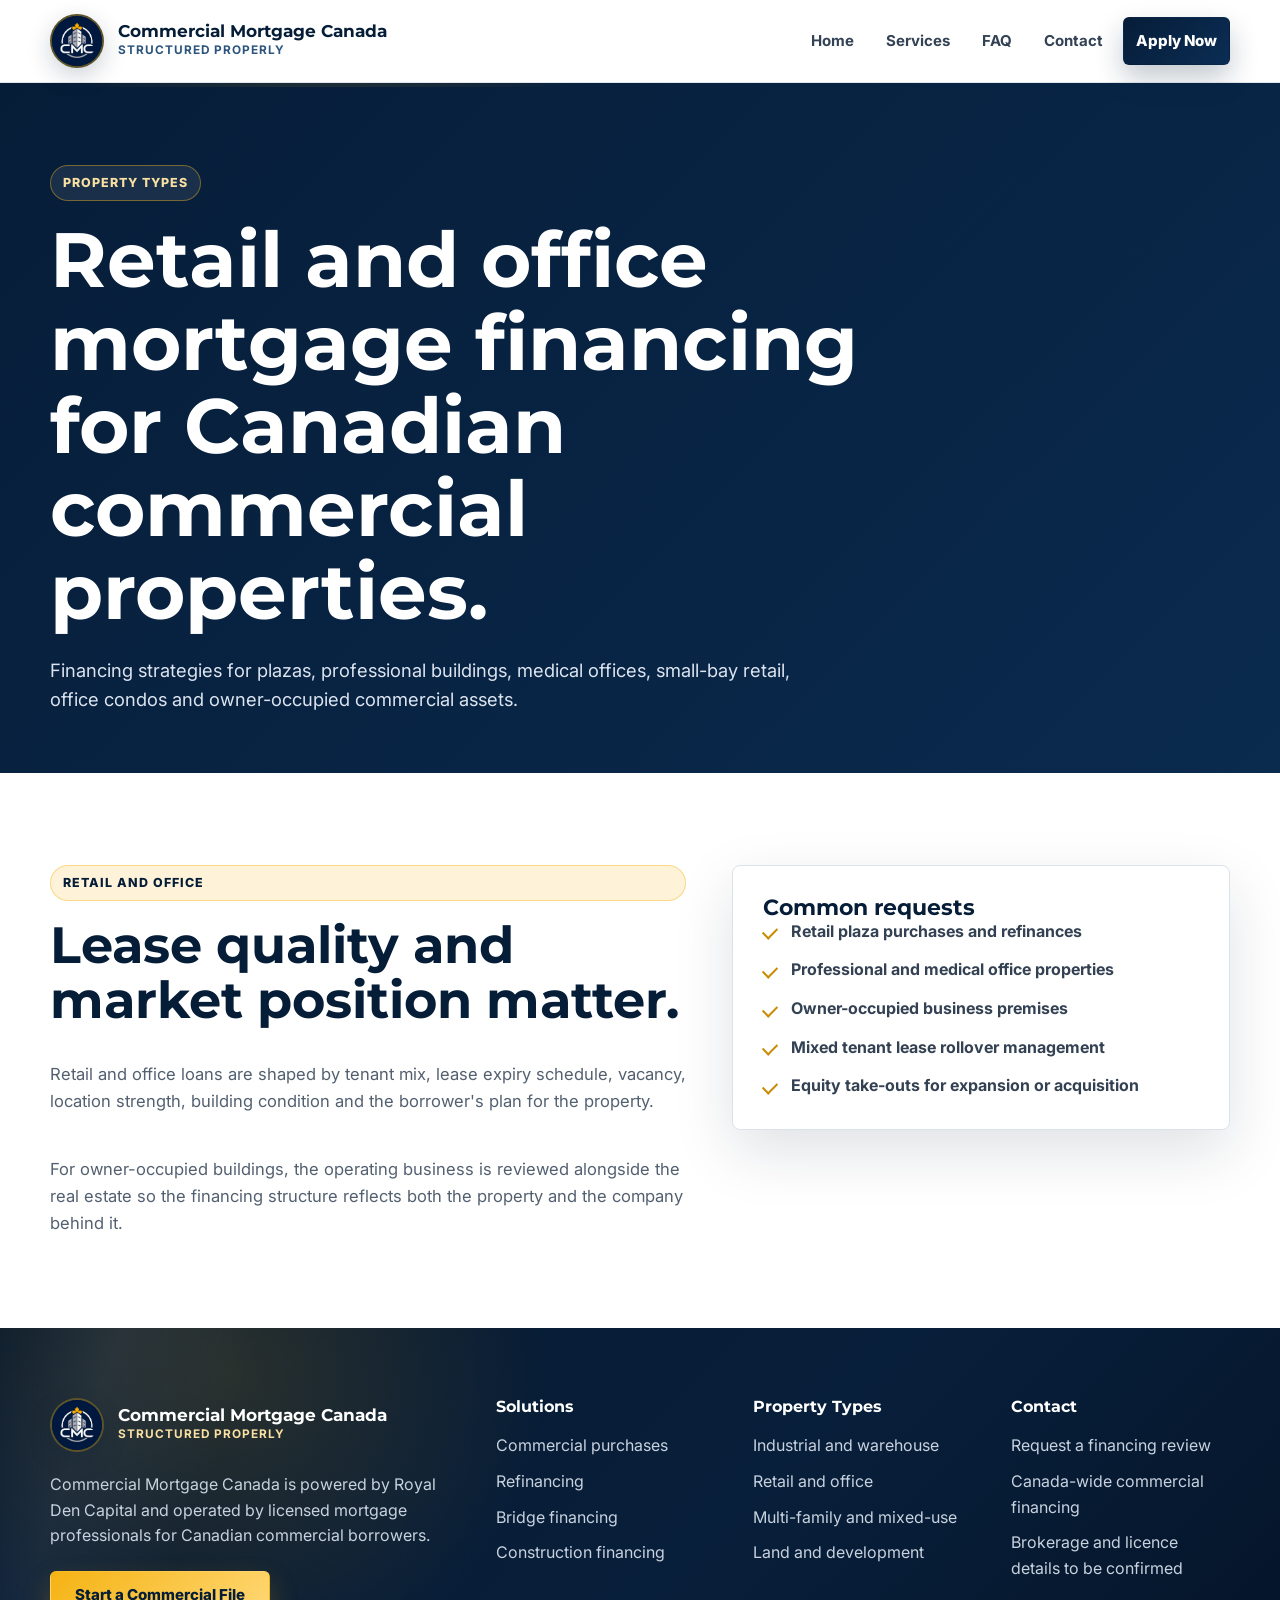
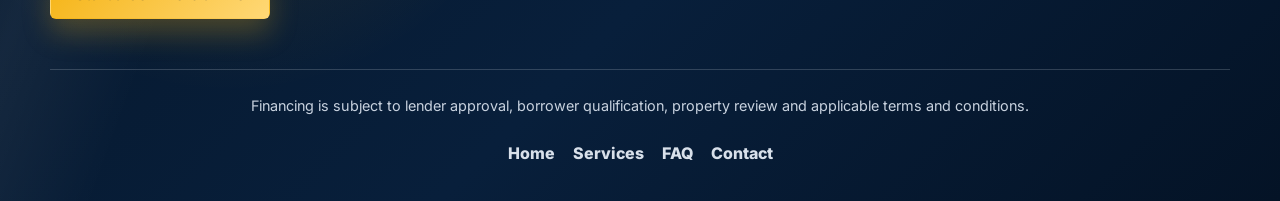
<file: retail-office.html>
<!DOCTYPE html>
<html lang="en">
<head><meta charset="utf-8"><meta name="viewport" content="width=device-width, initial-scale=1"><title>Retail and Office Financing | Commercial Mortgage Canada</title><meta name="description" content="Commercial mortgage financing for retail plazas, office buildings, professional buildings and owner-occupied commercial properties in Canada."><link rel="preconnect" href="https://fonts.googleapis.com"><link rel="preconnect" href="https://fonts.gstatic.com" crossorigin><link href="https://fonts.googleapis.com/css2?family=Inter:wght@400;500;600;700;800&amp;family=Montserrat:wght@600;700;800&amp;display=swap" rel="stylesheet"><link rel="stylesheet" href="styles.css"></head>
<body>
  <header class="site-header"><nav class="nav"><a class="brand" href="index.html"><img class="brand-logo" src="assets/cmc-logo.jpeg" alt="" aria-hidden="true"><span class="logo-text"><strong>Commercial Mortgage Canada</strong><span>Structured properly</span></span></a><div class="nav-links"><a href="index.html">Home</a><a href="services.html">Services</a><a href="faq.html">FAQ</a><a href="contact.html">Contact</a><a class="button button-primary" href="index.html#application">Apply Now</a></div></nav></header>
  <main>
    <section class="page-hero"><div class="container"><span class="eyebrow">Property types</span><h1>Retail and office mortgage financing for Canadian commercial properties.</h1><p>Financing strategies for plazas, professional buildings, medical offices, small-bay retail, office condos and owner-occupied commercial assets.</p></div></section>
    <section class="section"><div class="container page-intro"><div class="content-copy"><div class="section-heading"><span class="eyebrow">Retail and office</span><h2>Lease quality and market position matter.</h2><p>Retail and office loans are shaped by tenant mix, lease expiry schedule, vacancy, location strength, building condition and the borrower's plan for the property.</p></div><p>For owner-occupied buildings, the operating business is reviewed alongside the real estate so the financing structure reflects both the property and the company behind it.</p></div><aside class="page-card"><h2>Common requests</h2><ul class="check-list"><li>Retail plaza purchases and refinances</li><li>Professional and medical office properties</li><li>Owner-occupied business premises</li><li>Mixed tenant lease rollover management</li><li>Equity take-outs for expansion or acquisition</li></ul></aside></div></section>
  </main>
  <footer class="site-footer"><div class="container"><div class="footer-main"><div class="footer-brand"><a class="brand footer-brand-link" href="index.html"><img class="brand-logo" src="assets/cmc-logo.jpeg" alt="" aria-hidden="true"><span class="logo-text"><strong>Commercial Mortgage Canada</strong><span>Structured properly</span></span></a><p>Commercial Mortgage Canada is powered by Royal Den Capital and operated by licensed mortgage professionals for Canadian commercial borrowers.</p><a class="button button-light footer-cta" href="index.html#application">Start a Commercial File</a></div><div class="footer-column"><h2>Solutions</h2><a href="commercial-purchases.html">Commercial purchases</a><a href="refinancing.html">Refinancing</a><a href="bridge-financing.html">Bridge financing</a><a href="construction-financing.html">Construction financing</a></div><div class="footer-column"><h2>Property Types</h2><a href="industrial-warehouse.html">Industrial and warehouse</a><a href="retail-office.html">Retail and office</a><a href="multifamily-mixed-use.html">Multi-family and mixed-use</a><a href="land-development.html">Land and development</a></div><div class="footer-column"><h2>Contact</h2><a href="contact.html">Request a financing review</a><span>Canada-wide commercial financing</span><span>Brokerage and licence details to be confirmed</span></div></div><div class="footer-bottom"><p>Financing is subject to lender approval, borrower qualification, property review and applicable terms and conditions.</p><div class="footer-links"><a href="index.html">Home</a><a href="services.html">Services</a><a href="faq.html">FAQ</a><a href="contact.html">Contact</a></div></div></div></footer><script src="assets/site.js"></script>
</body></html>
</file>
<file: styles.css>
:root {
  --navy: #061d38;
  --navy-2: #0b2d54;
  --steel: #2d557d;
  --gold: #f5b313;
  --gold-dark: #c98c05;
  --silver: #c9d0da;
  --charcoal: #1e2630;
  --ink-soft: #536070;
  --line: #dce2e9;
  --panel: #f4f6f9;
  --white: #ffffff;
  --success: #667f8d;
  --shadow: 0 22px 60px rgba(6, 29, 56, 0.13);
}

* {
  box-sizing: border-box;
}

html {
  scroll-behavior: smooth;
}

/* Broker information */
.footer-column p {
  margin: 12px 0 4px;
}

.footer-column p strong {
  font-size: 16px;
}

/* Footer bottom layout */
.footer-bottom {
  display: flex;
  flex-direction: column;
  gap: 18px;
}

.footer-links {
  display: flex;
  flex-wrap: wrap;
  gap: 16px;
}

/* Powered by Pineapple */
.powered-by {
  display: flex;
  align-items: center;
  gap: 8px;
  font-size: 13px;
}

.powered-by img {
  width: 100px;
  height: auto;
  display: block;
}

@media (max-width: 768px) {
  .footer-links {
    gap: 12px;
  }
}

body {
  margin: 0;
  color: var(--charcoal);
  background: var(--white);
  font-family: "Inter", Arial, sans-serif;
  line-height: 1.6;
  animation: pageFade 640ms ease both;
}

img {
  display: block;
  max-width: 100%;
}

a {
  color: inherit;
  text-decoration: none;
}

.site-header {
  position: sticky;
  top: 0;
  z-index: 20;
  border-bottom: 1px solid rgba(220, 226, 233, 0.82);
  background: rgba(255, 255, 255, 0.96);
  backdrop-filter: blur(16px);
}

.nav {
  display: flex;
  align-items: center;
  justify-content: space-between;
  width: min(1180px, calc(100% - 40px));
  min-height: 82px;
  margin: 0 auto;
  gap: 28px;
}

.brand {
  display: flex;
  align-items: center;
  gap: 14px;
  min-width: 245px;
  transition: transform 220ms ease;
}

.brand:hover {
  transform: translateY(-1px);
}

.brand-logo {
  width: 54px;
  height: 54px;
  flex: 0 0 54px;
  border-radius: 50%;
  border: 2px solid rgba(245, 179, 19, 0.36);
  background: var(--navy);
  box-shadow: 0 8px 24px rgba(6, 29, 56, 0.2);
  object-fit: cover;
  transition: transform 260ms ease, box-shadow 260ms ease;
}

.brand:hover .brand-logo {
  transform: rotate(-3deg) scale(1.04);
  box-shadow: 0 12px 30px rgba(6, 29, 56, 0.28);
}

.logo-text {
  display: grid;
  gap: 1px;
}

.logo-text strong {
  color: var(--navy);
  font-family: "Montserrat", Arial, sans-serif;
  font-size: 1.04rem;
  font-weight: 700;
  line-height: 1.1;
}

.logo-text span {
  color: var(--steel);
  font-size: 0.74rem;
  font-weight: 700;
  letter-spacing: 0.08em;
  text-transform: uppercase;
}

.nav-links {
  display: flex;
  align-items: center;
  justify-content: flex-end;
  gap: 8px;
  color: #344255;
  font-size: 0.94rem;
  font-weight: 700;
}

.nav-links a {
  position: relative;
  padding: 10px 12px;
  transition: color 180ms ease;
}

.nav-links a:not(.button)::after {
  content: "";
  position: absolute;
  right: 12px;
  bottom: 5px;
  left: 12px;
  height: 2px;
  background: var(--gold);
  transform: scaleX(0);
  transform-origin: left;
  transition: transform 200ms ease;
}

.nav-links a:hover,
.nav-links a[aria-current="page"] {
  color: var(--steel);
}

.nav-links a:hover::after,
.nav-links a[aria-current="page"]::after {
  transform: scaleX(1);
}

.button,
button.button {
  display: inline-flex;
  align-items: center;
  justify-content: center;
  min-height: 48px;
  padding: 13px 20px;
  border: 1px solid transparent;
  border-radius: 6px;
  font: 800 0.94rem/1 "Inter", Arial, sans-serif;
  cursor: pointer;
  transition: transform 180ms ease, box-shadow 180ms ease, background 180ms ease;
}

.button:hover {
  transform: translateY(-2px);
}

.button-primary {
  color: var(--white);
  background: linear-gradient(135deg, var(--navy), var(--navy-2));
  box-shadow: 0 13px 28px rgba(6, 29, 56, 0.24);
}

.button-secondary {
  color: var(--navy);
  border-color: rgba(167, 176, 190, 0.75);
  background: var(--white);
}

.button-light {
  color: var(--navy);
  background: linear-gradient(135deg, var(--gold), #ffd876);
  box-shadow: 0 14px 28px rgba(245, 179, 19, 0.26);
}

.hero {
  position: relative;
  min-height: calc(100vh - 82px);
  padding: 92px 0 46px;
  color: var(--white);
  background: linear-gradient(90deg, rgba(6, 29, 56, 0.98), rgba(6, 29, 56, 0.86) 46%, rgba(6, 29, 56, 0.34)), url("assets/commercial-hero.png") center / cover;
  animation: heroPan 18s ease-in-out infinite alternate;
}

.hero::after {
  content: "";
  position: absolute;
  inset: auto 0 0;
  height: 116px;
  background: linear-gradient(0deg, rgba(6, 29, 56, 0.42), transparent);
}

.hero::before {
  content: "";
  position: absolute;
  inset: 0;
  background: radial-gradient(circle at 18% 18%, rgba(245, 179, 19, 0.16), transparent 27%);
  animation: glowDrift 7s ease-in-out infinite alternate;
}

.container {
  width: min(1180px, calc(100% - 40px));
  margin: 0 auto;
}

.hero-grid {
  position: relative;
  z-index: 1;
  display: grid;
  grid-template-columns: minmax(0, 0.95fr) minmax(420px, 0.72fr);
  align-items: center;
  gap: 54px;
}

.hero-grid > *,
.trust-item,
.section-heading,
.content-copy > p,
.finance-panel,
.program-card,
.service-card,
.asset-grid span,
.process-step,
.scenario-card,
.audience-card,
.profile-block,
.cta-band,
.detail-card,
.footer-main > *,
.footer-bottom {
  animation: riseIn 720ms ease both;
}

.reveal-on-scroll {
  opacity: 0;
  transform: translateY(24px);
  transition: opacity 620ms ease, transform 620ms ease;
}

.reveal-on-scroll.is-visible {
  opacity: 1;
  transform: translateY(0);
}

.hero-grid > *:nth-child(2),
.trust-item:nth-child(2),
.program-card:nth-child(2),
.service-card:nth-child(2),
.asset-grid span:nth-child(2),
.process-step:nth-child(2),
.scenario-card:nth-child(2),
.detail-card:nth-child(2),
.footer-main > *:nth-child(2) {
  animation-delay: 90ms;
}

.trust-item:nth-child(3),
.program-card:nth-child(3),
.service-card:nth-child(3),
.asset-grid span:nth-child(3),
.process-step:nth-child(3),
.scenario-card:nth-child(3),
.detail-card:nth-child(3),
.footer-main > *:nth-child(3) {
  animation-delay: 170ms;
}

.trust-item:nth-child(4),
.program-card:nth-child(4),
.service-card:nth-child(4),
.asset-grid span:nth-child(4),
.process-step:nth-child(4),
.detail-card:nth-child(4),
.footer-main > *:nth-child(4) {
  animation-delay: 250ms;
}

.eyebrow {
  display: inline-flex;
  align-items: center;
  min-height: 32px;
  padding: 7px 12px;
  border: 1px solid rgba(245, 179, 19, 0.42);
  border-radius: 999px;
  color: var(--navy);
  background: rgba(245, 179, 19, 0.16);
  font-size: 0.78rem;
  font-weight: 800;
  letter-spacing: 0.08em;
  text-transform: uppercase;
}

.hero .eyebrow,
.page-hero .eyebrow,
.section-navy .eyebrow {
  color: #f8dfa2;
  background: rgba(255, 255, 255, 0.08);
}

.hero-kicker {
  position: relative;
  display: inline-block;
  padding-bottom: 10px;
  color: #f2f6fb;
  font-size: 0.82rem;
  font-weight: 900;
  letter-spacing: 0.14em;
  text-transform: uppercase;
}

.hero-kicker::after {
  content: "";
  position: absolute;
  bottom: 0;
  left: 0;
  width: 72px;
  height: 3px;
  background: var(--gold);
}

h1,
h2,
h3 {
  margin: 0;
  color: var(--navy);
  font-family: "Montserrat", Arial, sans-serif;
  line-height: 1.08;
}

.hero h1 {
  max-width: 860px;
  margin-top: 24px;
  color: var(--white);
  font-size: clamp(3rem, 7vw, 5.8rem);
  font-weight: 800;
}

.hero h1 span {
  color: #ffffff;
  text-shadow: 0 14px 36px rgba(0, 0, 0, 0.26);
}

.hero-lead {
  max-width: 760px;
  margin: 24px 0 0;
  color: #e6ebf1;
  font-size: 1.22rem;
}

.hero-actions {
  display: flex;
  flex-wrap: wrap;
  gap: 14px;
  margin-top: 34px;
}

.application-card {
  width: 100%;
  padding: 28px;
  border: 1px solid rgba(201, 208, 218, 0.64);
  border-radius: 8px;
  background: rgba(255, 255, 255, 0.94);
  box-shadow: 0 26px 70px rgba(0, 0, 0, 0.22);
  transition: transform 240ms ease, box-shadow 240ms ease;
}

.application-card:hover {
  transform: translateY(-4px);
  box-shadow: 0 30px 78px rgba(0, 0, 0, 0.28);
}

.hero-logo {
  width: 116px;
  height: 116px;
  margin-bottom: 22px;
  border-radius: 50%;
  border: 3px solid rgba(245, 179, 19, 0.36);
  background: var(--navy);
  box-shadow: 0 18px 44px rgba(6, 29, 56, 0.2);
  object-fit: cover;
  animation: logoFloat 4.8s ease-in-out infinite;
}

.application-card h2 {
  font-size: 1.35rem;
}

.application-card p {
  margin: 10px 0 18px;
  color: var(--ink-soft);
}

.lead-form {
  display: grid;
  gap: 12px;
}

.form-honey {
  display: none;
}

.form-row {
  display: grid;
  grid-template-columns: repeat(2, minmax(0, 1fr));
  gap: 12px;
}

.lead-form label {
  display: grid;
  gap: 6px;
  color: #334153;
  font-size: 0.78rem;
  font-weight: 800;
  letter-spacing: 0.02em;
}

.lead-form input,
.lead-form select,
.lead-form textarea {
  width: 100%;
  min-height: 46px;
  border: 1px solid rgba(201, 208, 218, 0.95);
  border-radius: 6px;
  padding: 11px 12px;
  color: var(--charcoal);
  background: var(--white);
  font: 600 0.94rem/1.25 "Inter", Arial, sans-serif;
  transition: border-color 180ms ease, box-shadow 180ms ease, transform 180ms ease;
}

.lead-form textarea {
  min-height: 86px;
  resize: vertical;
}

.lead-form input:focus,
.lead-form select:focus,
.lead-form textarea:focus {
  outline: 3px solid rgba(245, 179, 19, 0.28);
  border-color: var(--gold-dark);
  transform: translateY(-1px);
}

.consent-line {
  grid-template-columns: 18px 1fr;
  align-items: start;
  gap: 9px;
  color: var(--ink-soft);
  font-size: 0.76rem;
  font-weight: 700;
  letter-spacing: 0;
}

.consent-line input {
  width: 16px;
  min-height: 16px;
  margin: 2px 0 0;
}

.lead-form .button {
  width: 100%;
  margin-top: 4px;
}

.trust-bar {
  position: relative;
  z-index: 2;
  display: grid;
  grid-template-columns: repeat(4, 1fr);
  margin-top: 66px;
  border: 1px solid rgba(201, 208, 218, 0.5);
  background: rgba(255, 255, 255, 0.94);
  box-shadow: 0 18px 48px rgba(6, 29, 56, 0.16);
}

.trust-item {
  min-height: 112px;
  padding: 22px;
  border-right: 1px solid var(--line);
  transition: background 200ms ease, transform 200ms ease;
}

.trust-item:hover {
  background: #fffaf0;
  transform: translateY(-3px);
}

.trust-item:last-child {
  border-right: 0;
}

.trust-item span {
  display: block;
  color: var(--gold-dark);
  font-size: 0.78rem;
  font-weight: 800;
  letter-spacing: 0.08em;
  text-transform: uppercase;
}

.trust-item strong {
  display: block;
  margin-top: 8px;
  color: var(--navy);
  font-family: "Montserrat", Arial, sans-serif;
  font-size: 1.02rem;
  line-height: 1.32;
}

.section {
  padding: 92px 0;
}

.section-muted {
  background: var(--panel);
}

.section-navy {
  color: var(--white);
  background: linear-gradient(135deg, var(--navy), #0a2a4e);
}

.section-navy h2,
.section-navy h3 {
  color: var(--white);
}

.section-heading {
  display: grid;
  gap: 16px;
  max-width: 780px;
  margin-bottom: 42px;
}

.section-heading.center {
  margin-inline: auto;
  text-align: center;
}

.section-heading h2 {
  font-size: clamp(2rem, 4vw, 3.25rem);
}

.section-heading p {
  margin: 0;
  color: var(--ink-soft);
  font-size: 1.08rem;
}

.section-navy .section-heading p,
.section-navy p {
  color: #d3dce7;
}

.split {
  display: grid;
  grid-template-columns: minmax(0, 1fr) minmax(300px, 0.78fr);
  gap: 54px;
  align-items: center;
}

.content-copy p {
  margin: 18px 0 0;
  color: var(--ink-soft);
  font-size: 1.04rem;
}

.finance-panel {
  padding: 30px;
  border: 1px solid var(--line);
  border-radius: 8px;
  background: var(--white);
  box-shadow: var(--shadow);
  transition: transform 220ms ease, box-shadow 220ms ease;
}

.finance-panel:hover {
  transform: translateY(-4px);
  box-shadow: 0 26px 64px rgba(6, 29, 56, 0.17);
}

.finance-panel h3 {
  margin-bottom: 18px;
  font-size: 1.35rem;
}

.check-list,
.plain-list {
  display: grid;
  gap: 13px;
  margin: 0;
  padding: 0;
  list-style: none;
}

.check-list li,
.plain-list li {
  position: relative;
  padding-left: 28px;
  color: #334153;
  font-weight: 700;
}

.check-list li::before {
  content: "";
  position: absolute;
  left: 0;
  top: 0.54em;
  width: 12px;
  height: 7px;
  border-bottom: 2px solid var(--gold-dark);
  border-left: 2px solid var(--gold-dark);
  transform: rotate(-45deg);
}

.plain-list li::before {
  content: "";
  position: absolute;
  left: 0;
  top: 0.65em;
  width: 8px;
  height: 8px;
  background: var(--steel);
}

.services-grid {
  display: grid;
  grid-template-columns: repeat(3, 1fr);
  gap: 18px;
}

.service-links {
  display: grid;
  border-top: 1px solid var(--line);
}

.service-link {
  display: grid;
  grid-template-columns: 54px minmax(190px, 0.45fr) minmax(0, 1fr);
  gap: 22px;
  align-items: baseline;
  padding: 22px 0;
  border-bottom: 1px solid var(--line);
  transition: transform 190ms ease, border-color 190ms ease, color 190ms ease;
}

.service-link:hover {
  color: var(--navy);
  border-color: rgba(245, 179, 19, 0.72);
  transform: translateX(6px);
}

.service-link span {
  color: var(--gold-dark);
  font-family: "Montserrat", Arial, sans-serif;
  font-size: 0.88rem;
  font-weight: 900;
}

.service-link strong {
  color: var(--navy);
  font-family: "Montserrat", Arial, sans-serif;
  font-size: 1.2rem;
  line-height: 1.18;
}

.service-link em {
  color: var(--ink-soft);
  font-style: normal;
  font-weight: 600;
}

.program-grid {
  display: grid;
  grid-template-columns: repeat(4, 1fr);
  gap: 18px;
}

.program-card {
  min-height: 260px;
  padding: 28px;
  border: 1px solid var(--line);
  border-radius: 8px;
  background: var(--white);
  box-shadow: 0 14px 32px rgba(6, 29, 56, 0.07);
  transition: transform 220ms ease, box-shadow 220ms ease, border-color 220ms ease;
}

.program-card:hover,
.service-card:hover,
.detail-card:hover,
.scenario-card:hover {
  transform: translateY(-5px);
  border-color: rgba(245, 179, 19, 0.55);
  box-shadow: 0 24px 56px rgba(6, 29, 56, 0.13);
}

.program-card.featured {
  color: var(--white);
  background: linear-gradient(145deg, var(--navy), var(--navy-2));
}

.program-card span {
  display: block;
  margin-bottom: 34px;
  color: var(--gold-dark);
  font-family: "Montserrat", Arial, sans-serif;
  font-size: 1.75rem;
  font-weight: 800;
}

.program-card.featured span,
.program-card.featured h3 {
  color: var(--white);
}

.program-card h3 {
  font-size: 1.18rem;
}

.program-card p {
  margin: 12px 0 0;
  color: var(--ink-soft);
}

.program-card.featured p {
  color: #dce4ef;
}

.service-card {
  min-height: 188px;
  padding: 26px;
  border: 1px solid var(--line);
  border-radius: 8px;
  background: var(--white);
  box-shadow: 0 14px 32px rgba(6, 29, 56, 0.07);
  transition: transform 220ms ease, box-shadow 220ms ease, border-color 220ms ease;
}

.service-card span {
  display: grid;
  place-items: center;
  width: 38px;
  height: 38px;
  margin-bottom: 18px;
  border-radius: 6px;
  color: var(--white);
  background: linear-gradient(135deg, var(--navy), var(--steel));
  font-weight: 900;
}

.service-card h3 {
  font-size: 1.17rem;
}

.service-card p {
  margin: 10px 0 0;
  color: var(--ink-soft);
}

.asset-layout {
  display: grid;
  grid-template-columns: minmax(0, 0.92fr) minmax(420px, 1.08fr);
  gap: 48px;
  align-items: center;
}

.asset-layout .section-heading {
  margin-bottom: 0;
}

.asset-grid {
  display: grid;
  grid-template-columns: repeat(2, 1fr);
  gap: 12px;
}

.asset-grid span {
  min-height: 66px;
  display: flex;
  align-items: center;
  padding: 16px 18px;
  border: 1px solid var(--line);
  border-left: 4px solid var(--gold);
  border-radius: 8px;
  color: #334153;
  background: var(--white);
  font-weight: 800;
  box-shadow: 0 10px 26px rgba(6, 29, 56, 0.05);
  transition: transform 200ms ease, border-color 200ms ease, box-shadow 200ms ease;
}

.asset-grid span:hover {
  transform: translateX(5px);
  border-color: rgba(245, 179, 19, 0.65);
  box-shadow: 0 16px 34px rgba(6, 29, 56, 0.1);
}

.process-grid {
  display: grid;
  grid-template-columns: repeat(4, 1fr);
  gap: 1px;
  border: 1px solid rgba(167, 176, 190, 0.36);
  background: rgba(167, 176, 190, 0.36);
}

.process-step {
  min-height: 218px;
  padding: 28px;
  background: var(--white);
  transition: transform 220ms ease, background 220ms ease;
}

.process-step:hover {
  transform: translateY(-5px);
  background: #fffaf0;
}

.process-step span {
  display: block;
  margin-bottom: 36px;
  color: var(--gold-dark);
  font-family: "Montserrat", Arial, sans-serif;
  font-size: 1.8rem;
  font-weight: 800;
}

.process-step h3 {
  font-size: 1.12rem;
}

.process-step p {
  margin: 10px 0 0;
  color: var(--ink-soft);
}

.scenario-grid {
  display: grid;
  grid-template-columns: repeat(3, 1fr);
  gap: 18px;
}

.scenario-card {
  min-height: 190px;
  padding: 28px;
  border: 1px solid var(--line);
  border-radius: 8px;
  background: var(--white);
  box-shadow: var(--shadow);
  transition: transform 220ms ease, box-shadow 220ms ease, border-color 220ms ease;
}

.scenario-card span {
  display: inline-flex;
  min-height: 30px;
  align-items: center;
  padding: 6px 10px;
  border-radius: 999px;
  color: var(--navy);
  background: rgba(245, 179, 19, 0.2);
  font-size: 0.75rem;
  font-weight: 900;
  letter-spacing: 0.06em;
  text-transform: uppercase;
}

.scenario-card strong {
  display: block;
  margin-top: 20px;
  color: var(--navy);
  font-family: "Montserrat", Arial, sans-serif;
  font-size: 2rem;
  line-height: 1;
}

.scenario-card p {
  margin: 14px 0 0;
  color: var(--ink-soft);
}

.audience-grid {
  display: grid;
  grid-template-columns: 0.92fr 1.08fr;
  gap: 44px;
  align-items: start;
}

.audience-card {
  padding: 34px;
  border: 1px solid rgba(167, 176, 190, 0.35);
  border-radius: 8px;
  background: rgba(255, 255, 255, 0.06);
}

.audience-card h3 {
  margin-bottom: 18px;
}

.audience-card .check-list li,
.audience-card .plain-list li {
  color: #edf2f7;
}

.audience-card .plain-list li::before {
  background: var(--silver);
}

.profile-block {
  padding: 34px;
  border-left: 4px solid var(--gold);
  background: rgba(255, 255, 255, 0.08);
}

.profile-block p {
  margin: 0;
  font-size: 1.22rem;
}

.profile-block strong {
  color: var(--white);
}

.cta-band {
  display: grid;
  grid-template-columns: 1fr auto;
  gap: 28px;
  align-items: center;
  padding: 42px;
  border: 1px solid var(--line);
  border-radius: 8px;
  background: var(--white);
  box-shadow: var(--shadow);
  transition: transform 220ms ease, box-shadow 220ms ease;
}

.cta-band:hover {
  transform: translateY(-4px);
  box-shadow: 0 28px 66px rgba(6, 29, 56, 0.16);
}

.cta-band h2 {
  font-size: clamp(1.8rem, 4vw, 2.65rem);
}

.cta-band p {
  max-width: 740px;
  margin: 12px 0 0;
  color: var(--ink-soft);
}

.page-hero {
  position: relative;
  overflow: hidden;
  padding: 82px 0 58px;
  color: var(--white);
  background: linear-gradient(135deg, var(--navy), #0a2a4e);
}

.page-hero::before {
  content: "";
  position: absolute;
  inset: -40% 40% auto -10%;
  height: 280px;
  background: radial-gradient(circle, rgba(245, 179, 19, 0.18), transparent 62%);
  animation: glowDrift 7s ease-in-out infinite alternate;
}

.page-hero .container {
  position: relative;
  z-index: 1;
}

.page-hero h1 {
  max-width: 880px;
  margin-top: 18px;
  color: var(--white);
  font-size: clamp(2.6rem, 6vw, 4.8rem);
}

.page-hero p {
  max-width: 760px;
  margin: 22px 0 0;
  color: #dce4ef;
  font-size: 1.15rem;
}

.page-intro {
  display: grid;
  grid-template-columns: minmax(0, 0.92fr) minmax(320px, 0.72fr);
  gap: 46px;
  align-items: start;
}

.page-card {
  padding: 30px;
  border: 1px solid var(--line);
  border-radius: 8px;
  background: var(--white);
  box-shadow: var(--shadow);
  transition: transform 220ms ease, box-shadow 220ms ease, border-color 220ms ease;
}

.page-card:hover,
.contact-card:hover,
.stat-card:hover,
.faq-item:hover {
  transform: translateY(-4px);
  border-color: rgba(245, 179, 19, 0.55);
  box-shadow: 0 24px 56px rgba(6, 29, 56, 0.13);
}

.page-card h2,
.contact-card h2 {
  font-size: 1.35rem;
}

.page-card p,
.contact-card p {
  margin: 12px 0 0;
  color: var(--ink-soft);
}

.stat-strip {
  display: grid;
  grid-template-columns: repeat(3, 1fr);
  gap: 18px;
}

.stat-card {
  min-height: 150px;
  padding: 24px;
  border: 1px solid var(--line);
  border-radius: 8px;
  background: var(--white);
  box-shadow: 0 14px 32px rgba(6, 29, 56, 0.07);
  transition: transform 220ms ease, box-shadow 220ms ease, border-color 220ms ease;
}

.stat-card span {
  display: block;
  color: var(--gold-dark);
  font-weight: 900;
  letter-spacing: 0.08em;
  text-transform: uppercase;
}

.stat-card strong {
  display: block;
  margin-top: 14px;
  color: var(--navy);
  font-family: "Montserrat", Arial, sans-serif;
  font-size: 1.7rem;
  line-height: 1.1;
}

.faq-list {
  display: grid;
  gap: 14px;
}

.faq-item {
  border: 1px solid var(--line);
  border-radius: 8px;
  background: var(--white);
  box-shadow: 0 12px 30px rgba(6, 29, 56, 0.06);
  transition: transform 220ms ease, box-shadow 220ms ease, border-color 220ms ease;
}

.faq-item summary {
  cursor: pointer;
  padding: 22px 24px;
  color: var(--navy);
  font-family: "Montserrat", Arial, sans-serif;
  font-weight: 800;
  list-style: none;
}

.faq-item summary::-webkit-details-marker {
  display: none;
}

.faq-item summary::after {
  content: "+";
  float: right;
  color: var(--gold-dark);
  font-size: 1.2rem;
}

.faq-item[open] summary::after {
  content: "-";
}

.faq-item p {
  margin: 0;
  padding: 0 24px 24px;
  color: var(--ink-soft);
}

.contact-layout {
  display: grid;
  grid-template-columns: minmax(0, 0.95fr) minmax(360px, 0.72fr);
  gap: 34px;
  align-items: start;
}

.contact-card {
  padding: 30px;
  border: 1px solid var(--line);
  border-radius: 8px;
  background: var(--white);
  box-shadow: var(--shadow);
  transition: transform 220ms ease, box-shadow 220ms ease, border-color 220ms ease;
}

.contact-card a {
  color: var(--navy);
  font-weight: 900;
}

.detail-grid {
  display: grid;
  grid-template-columns: repeat(2, 1fr);
  gap: 20px;
}

.detail-card {
  min-height: 230px;
  padding: 30px;
  border: 1px solid var(--line);
  border-radius: 8px;
  background: var(--white);
  transition: transform 220ms ease, box-shadow 220ms ease, border-color 220ms ease;
}

.detail-card h2 {
  font-size: 1.4rem;
}

.detail-card p {
  margin: 12px 0 0;
  color: var(--ink-soft);
}

.site-footer {
  position: relative;
  overflow: hidden;
  padding: 70px 0 34px;
  color: #d8e0ea;
  background: radial-gradient(circle at 18% 10%, rgba(245, 179, 19, 0.14), transparent 28%), linear-gradient(135deg, #06182d, #081f3b 52%, #041326);
}

.site-footer::before {
  content: "";
  position: absolute;
  inset: 0;
  background: linear-gradient(110deg, transparent 0 38%, rgba(255, 255, 255, 0.06) 48%, transparent 58% 100%);
  transform: translateX(-45%);
  animation: footerSheen 8s ease-in-out infinite;
}

.site-footer .container {
  position: relative;
  z-index: 1;
}

.footer-main {
  display: grid;
  grid-template-columns: minmax(280px, 1.3fr) repeat(3, minmax(160px, 0.7fr));
  gap: 38px;
}

.footer-brand {
  max-width: 420px;
}

.footer-brand-link {
  margin-bottom: 20px;
}

.footer-brand-link .logo-text strong,
.footer-column h2 {
  color: var(--white);
}

.footer-brand-link .logo-text span {
  color: #f8dfa2;
}

.footer-brand p,
.footer-column span,
.footer-column a,
.footer-bottom p {
  color: #c8d2df;
}

.footer-brand p {
  margin: 0 0 22px;
}

.footer-cta {
  min-width: 220px;
}

.footer-column {
  display: grid;
  align-content: start;
  gap: 10px;
}

.footer-column h2 {
  margin: 0 0 8px;
  font-size: 1rem;
}

.footer-column a,
.footer-links a {
  transition: color 180ms ease, transform 180ms ease;
}

.footer-column a:hover,
.footer-links a:hover {
  color: var(--gold);
  transform: translateX(3px);
}

.footer-bottom {
  display: flex;
  align-items: center;
  justify-content: space-between;
  gap: 24px;
  margin-top: 50px;
  padding-top: 24px;
  border-top: 1px solid rgba(201, 208, 218, 0.22);
}

.footer-bottom p {
  margin: 0;
  max-width: 780px;
  font-size: 0.9rem;
}

.footer-links {
  display: flex;
  flex-wrap: wrap;
  gap: 18px;
  font-weight: 800;
}

.nav-actions {
  display: flex;
  flex-direction: column;
  align-items: flex-end;
  gap: 2px;
}

.nav-utility {
  display: flex;
  align-items: center;
  justify-content: flex-end;
  gap: 12px;
  min-height: 22px;
  color: var(--ink-soft);
  font-size: 0.68rem;
  font-weight: 700;
}

.nav-utility > a {
  padding: 2px 0;
}

.nav-utility > a:hover {
  color: var(--steel);
}

.nav-powered-by {
  display: inline-flex;
  align-items: center;
  gap: 5px;
  white-space: nowrap;
}

.nav-powered-by a {
  display: inline-flex;
  padding: 0;
}

.nav-powered-by img {
  width: 82px;
  height: auto;
}

@keyframes pageFade {
  from {
    opacity: 0;
  }

  to {
    opacity: 1;
  }
}

@keyframes riseIn {
  from {
    opacity: 0;
    transform: translateY(18px);
  }

  to {
    opacity: 1;
    transform: translateY(0);
  }
}

@keyframes heroPan {
  from {
    background-position: center center;
  }

  to {
    background-position: 58% center;
  }
}

@keyframes glowDrift {
  from {
    opacity: 0.72;
    transform: translate3d(0, 0, 0);
  }

  to {
    opacity: 1;
    transform: translate3d(26px, 18px, 0);
  }
}

@keyframes logoFloat {
  0%,
  100% {
    transform: translateY(0);
  }

  50% {
    transform: translateY(-7px);
  }
}

@keyframes footerSheen {
  0%,
  46% {
    transform: translateX(-55%);
  }

  100% {
    transform: translateX(65%);
  }
}

@media (max-width: 980px) {
  .nav {
    align-items: flex-start;
    flex-direction: column;
    padding: 16px 0;
  }

  .nav-actions {
    width: 100%;
    align-items: flex-start;
  }

  .nav-utility {
    width: 100%;
    justify-content: flex-start;
    flex-wrap: wrap;
  }

  .hero {
    min-height: auto;
  }

  .hero-grid,
  .split,
  .asset-layout,
  .page-intro,
  .contact-layout,
  .audience-grid,
  .cta-band,
  .footer-main {
    grid-template-columns: 1fr;
  }

  .trust-bar,
  .program-grid,
  .process-grid,
  .scenario-grid {
    grid-template-columns: repeat(2, 1fr);
  }

  .services-grid,
  .detail-grid,
  .stat-strip {
    grid-template-columns: repeat(2, 1fr);
  }

}

@media (max-width: 680px) {
  .container,
  .nav {
    width: min(100% - 28px, 1180px);
  }

  .brand {
    min-width: 0;
  }

  .logo-text strong {
    font-size: 0.94rem;
  }

  .brand-logo {
    width: 48px;
    height: 48px;
    flex-basis: 48px;
  }

  .nav-links {
    gap: 2px;
    font-size: 0.86rem;
  }

  .nav-links a {
    padding: 8px 9px;
  }

  .hero {
    padding: 56px 0 34px;
  }

  .site-footer {
    padding-top: 54px;
  }

  .hero h1 {
    font-size: 2.8rem;
  }

  .hero-actions,
  .footer-bottom {
    align-items: stretch;
    flex-direction: column;
  }

  .button {
    width: 100%;
  }

  .section {
    padding: 64px 0;
  }

  .trust-bar,
  .program-grid,
  .process-grid,
  .asset-grid,
  .scenario-grid,
  .detail-grid,
  .stat-strip {
    grid-template-columns: 1fr;
  }

  .service-link {
    grid-template-columns: 42px 1fr;
    gap: 8px 14px;
  }

  .service-link em {
    grid-column: 2;
  }

  .trust-item {
    border-right: 0;
    border-bottom: 1px solid var(--line);
  }

  .trust-item:last-child {
    border-bottom: 0;
  }

  .application-card,
  .finance-panel,
  .cta-band,
  .audience-card,
  .profile-block {
    padding: 24px;
  }

  .form-row {
    grid-template-columns: 1fr;
  }

  .footer-main {
    gap: 28px;
  }
}

@media (prefers-reduced-motion: reduce) {
  *,
  *::before,
  *::after {
    animation-duration: 1ms !important;
    animation-iteration-count: 1 !important;
    scroll-behavior: auto !important;
    transition-duration: 1ms !important;
  }
}
</file>
